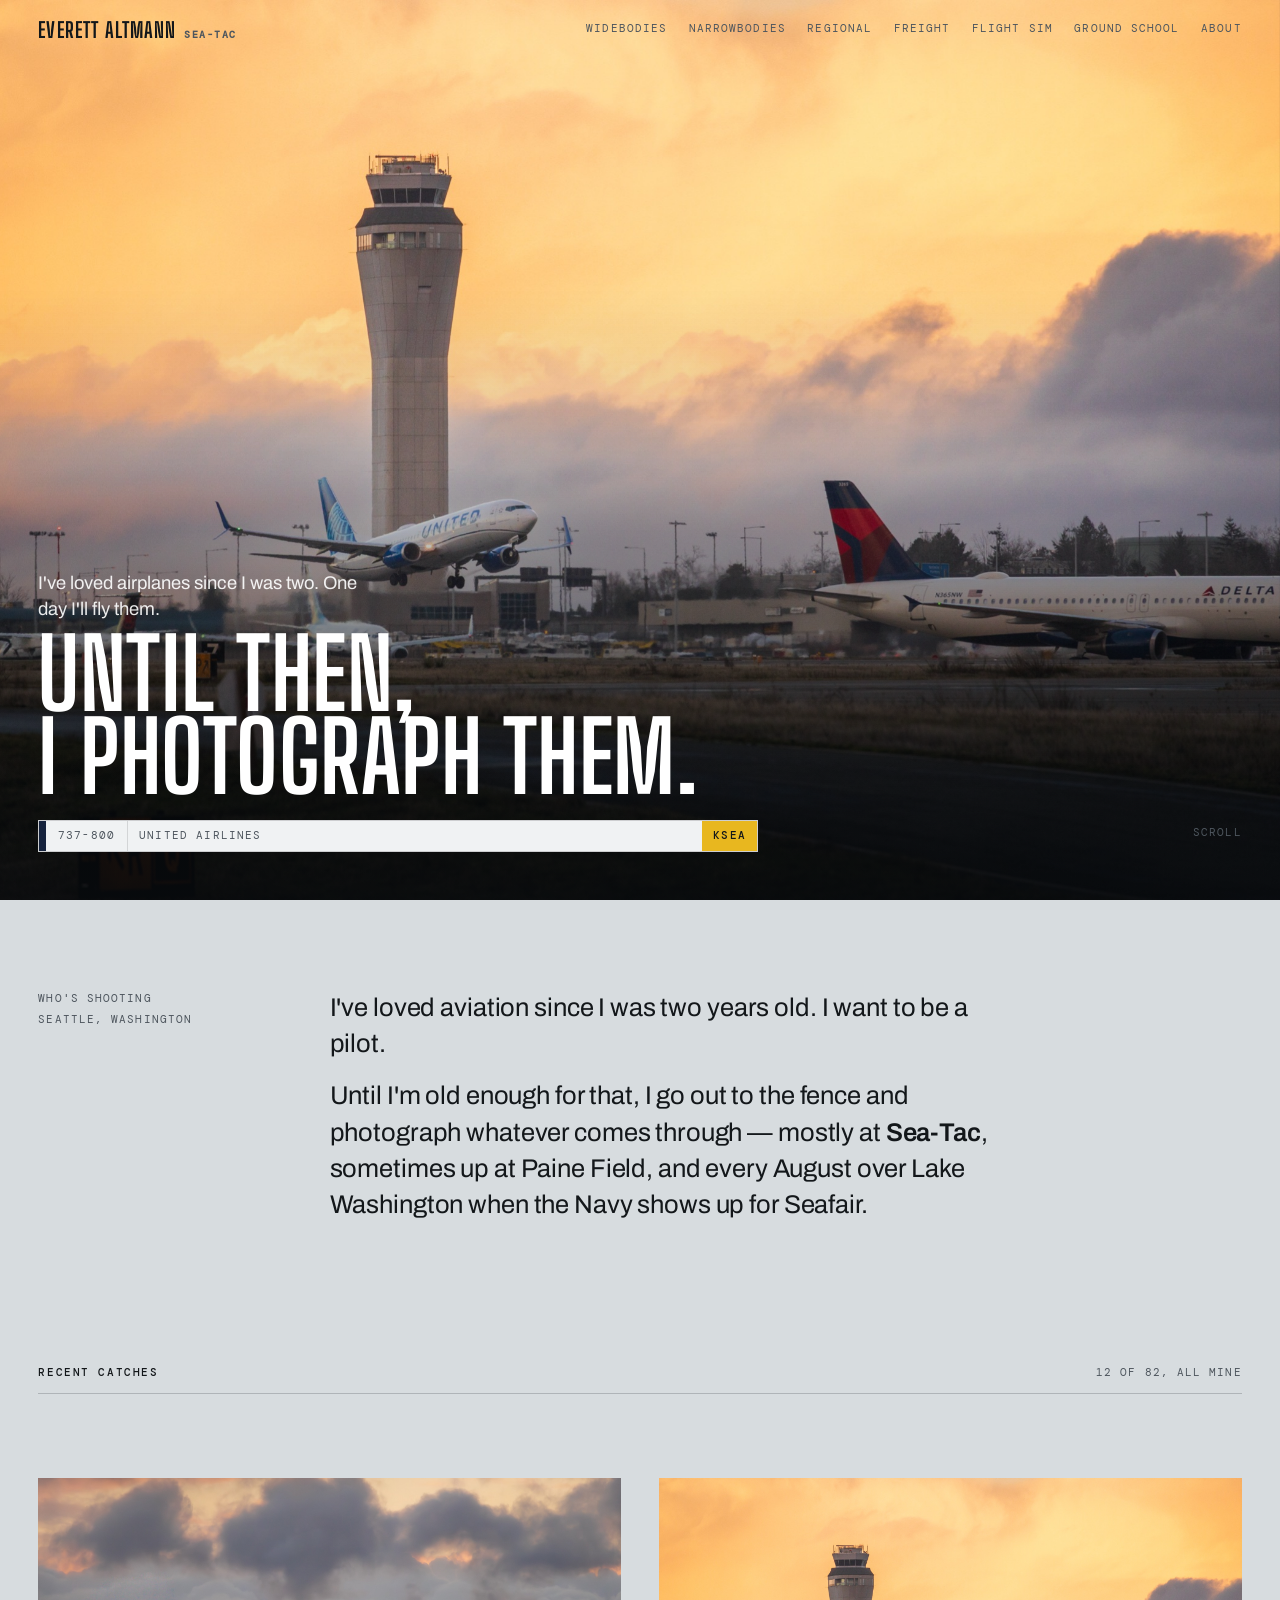
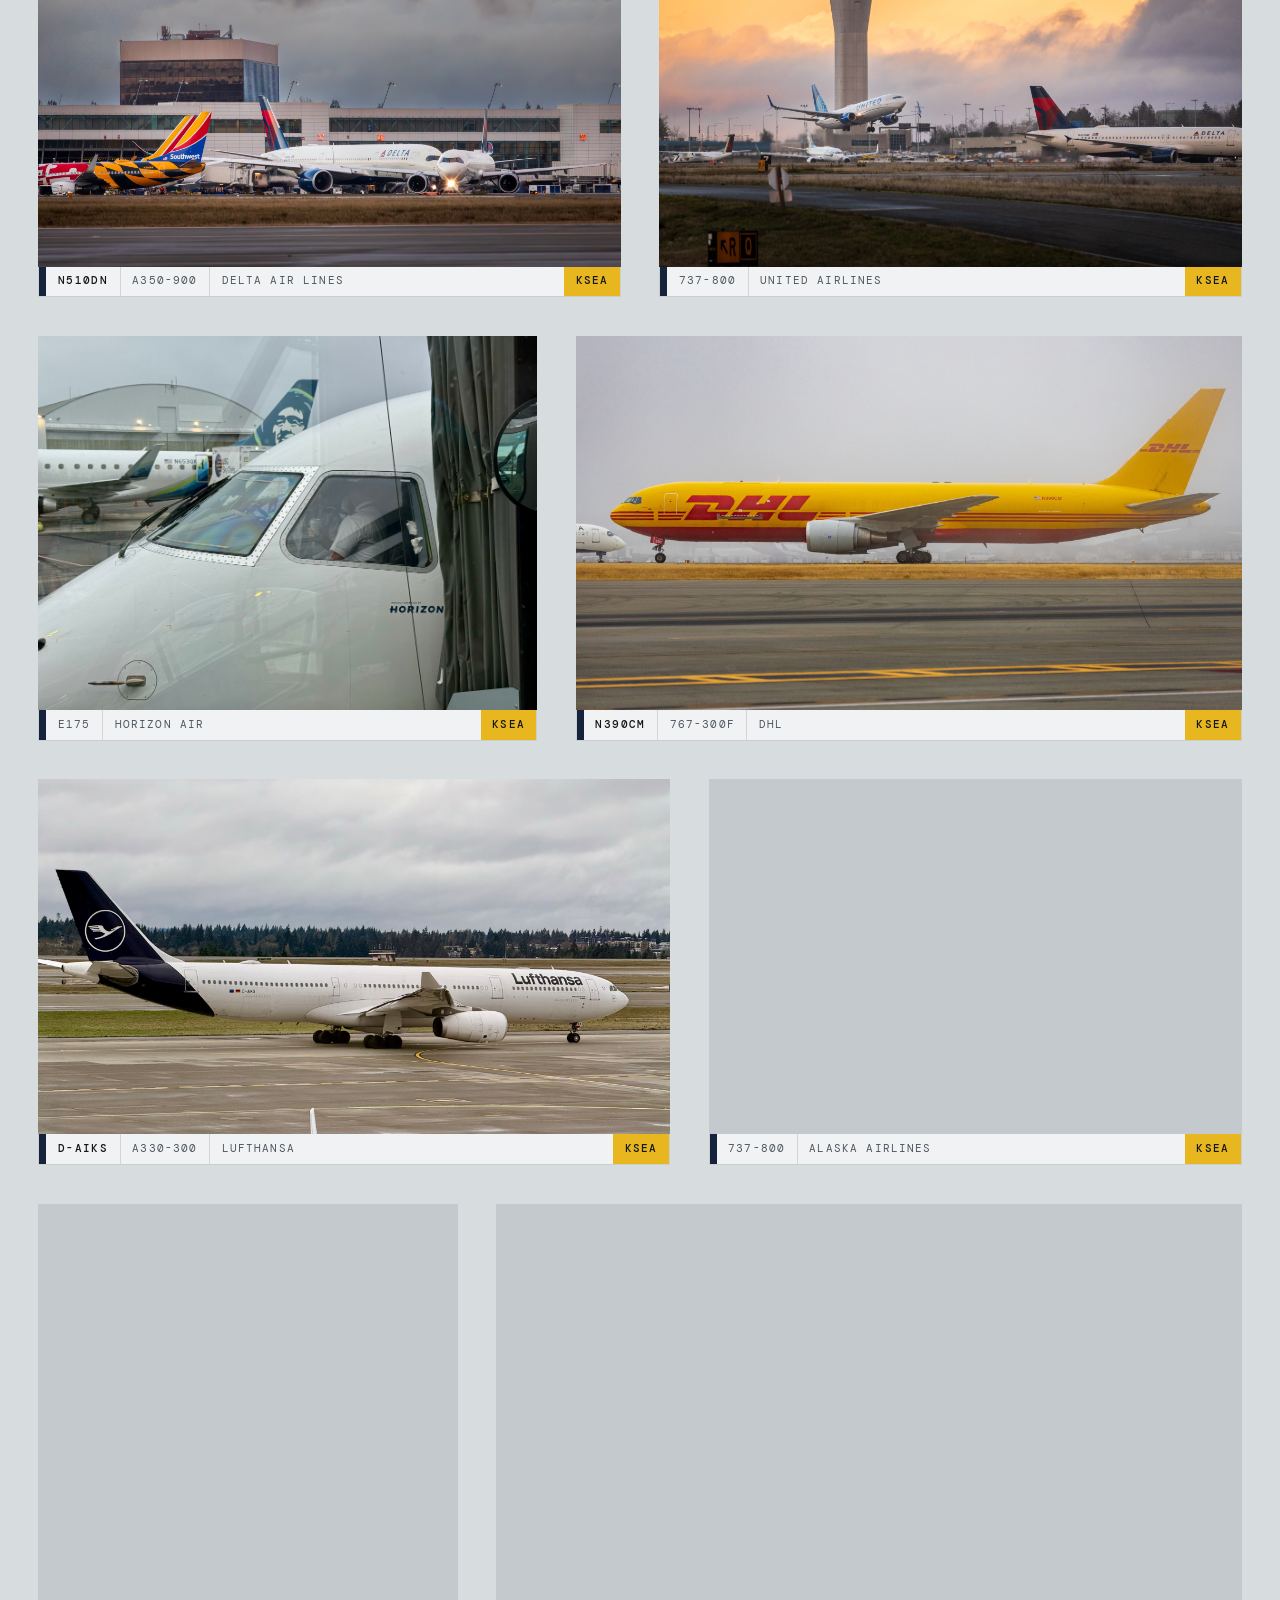
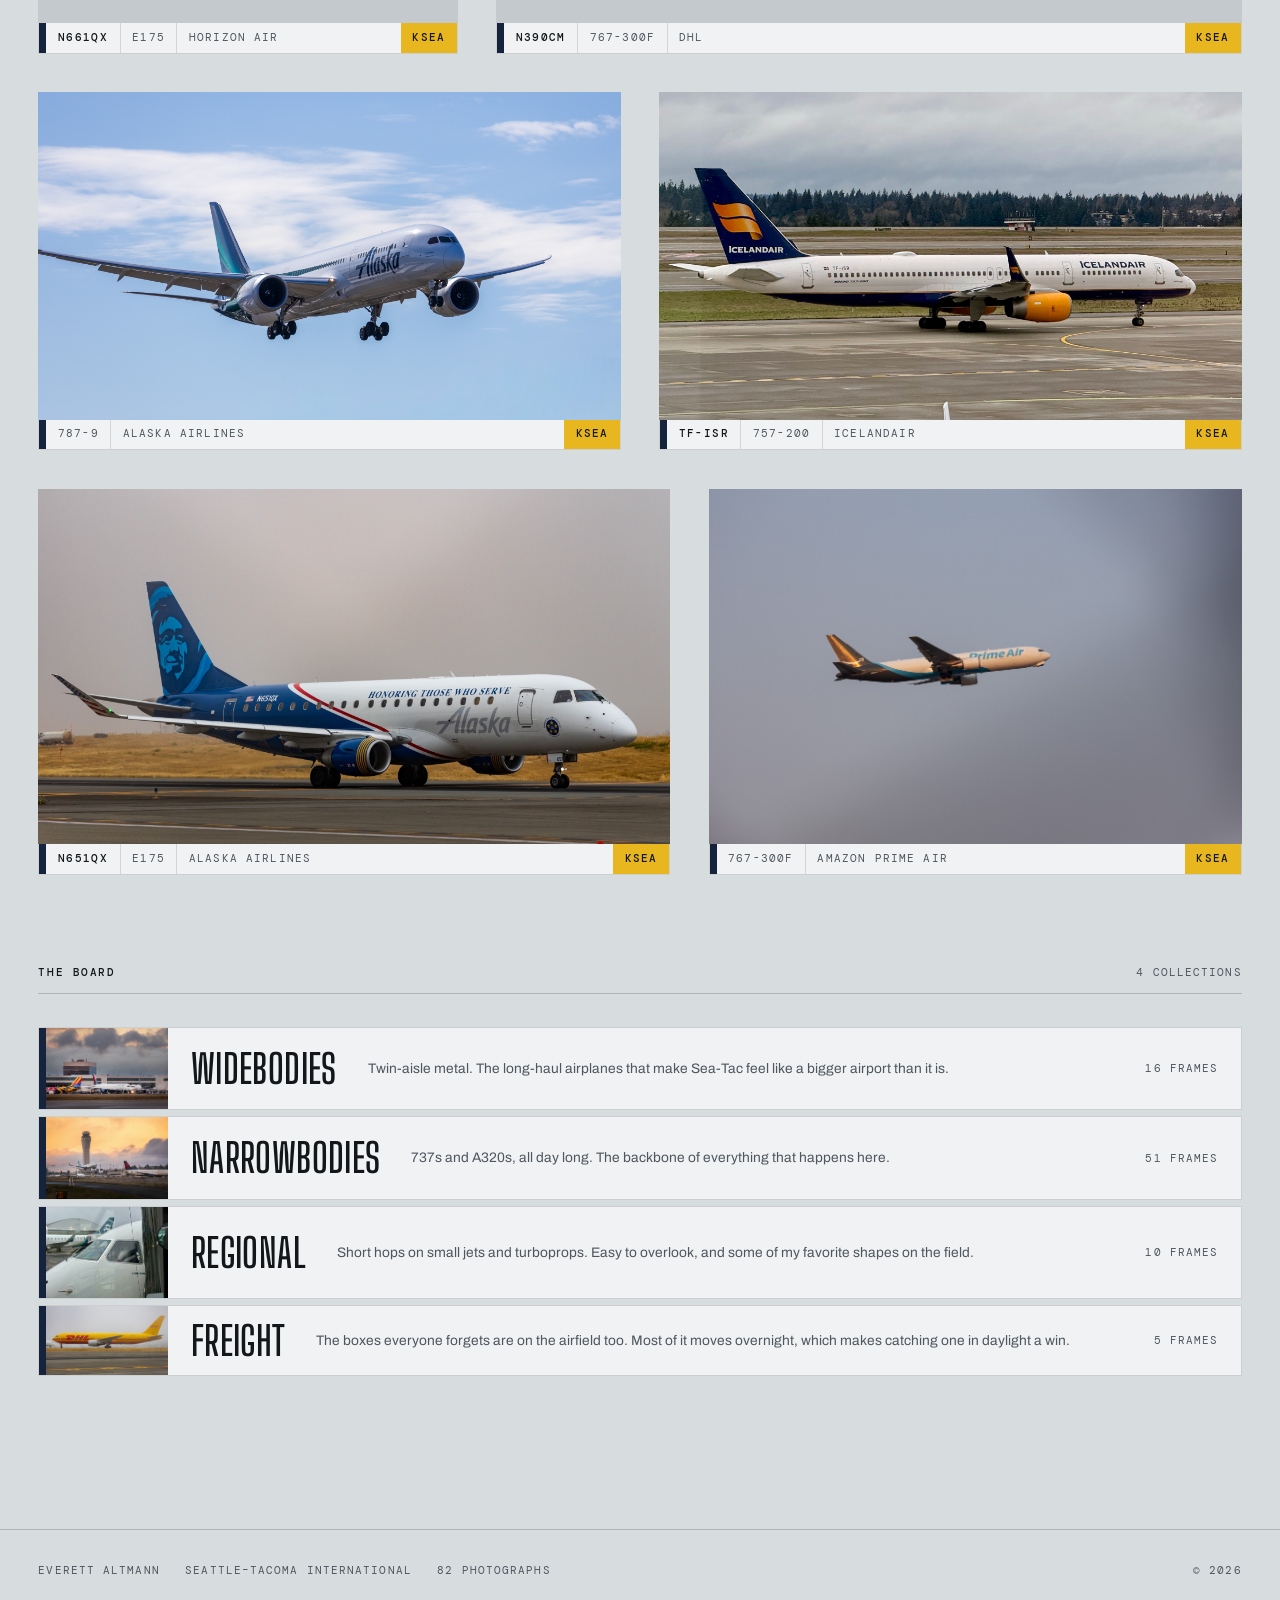
<file: index.html>
<!DOCTYPE html>
<html lang="en">
<head>
<meta charset="utf-8">
<meta name="viewport" content="width=device-width, initial-scale=1">
<title>Everett Altmann — Plane Spotting</title>
<meta name="description" content="Plane spotting photographs by Everett Altmann, shot at Seattle–Tacoma International and around the Pacific Northwest.">
<link rel="preconnect" href="https://fonts.googleapis.com">
<link rel="preconnect" href="https://fonts.gstatic.com" crossorigin>
<link href="https://fonts.googleapis.com/css2?family=Archivo:wght@400..700&family=Big+Shoulders+Display:wght@400..800&family=DM+Mono:wght@400;500&display=swap" rel="stylesheet">
<link rel="stylesheet" href="assets/site.css?v=2">
</head>
<body data-page="home">

<a class="skip" href="#main">Skip to the photographs</a>

<main id="main">

  <!-- The hero is one photograph and the strip that identifies it. -->
  <section class="hero">
    <img class="hero-img"
         src="images/narrowbodies/01 - 737-800 - United Airlines - KSEA.jpg"
         alt="A United Boeing 737-800 rotating off the runway at Seattle–Tacoma International at sunset, with the control tower behind it"
         width="2200" height="1468"
         fetchpriority="high" decoding="async">

    <div class="hero-body">
      <p class="hero-kicker">I've loved airplanes since I was two. One day I'll fly them.</p>
      <h1 class="hero-title">Until then,<br>I photograph them.</h1>
      <div class="strip">
        <span class="strip-tab"></span>
        <span class="strip-cell">737-800</span>
        <span class="strip-cell strip-op">United Airlines</span>
        <span class="strip-cell strip-field">KSEA</span>
      </div>
    </div>

    <p class="mono hero-scroll">Scroll</p>
  </section>

  <!-- Everett, in his own words. -->
  <section class="band wrap">
    <div class="statement">
      <div class="statement-aside">
        <span class="mono">Who's shooting</span>
        <span class="mono">Seattle, Washington</span>
      </div>
      <div>
        <p>I've loved aviation since I was two years old. I want to be a pilot.</p>
        <p>Until I'm old enough for that, I go out to the fence and photograph
          whatever comes through — mostly at <strong>Sea-Tac</strong>, sometimes
          up at Paine Field, and every August over Lake Washington when the Navy
          shows up for Seafair.</p>
      </div>
    </div>
  </section>

  <!-- Everett's own frames. -->
  <section class="band band--tight wrap">
    <div class="band-head">
      <h2 id="mine-heading">Recent catches</h2>
      <span class="mono" data-own-count></span>
    </div>
  </section>
  <div class="hang wrap" data-own aria-labelledby="mine-heading"></div>

  <!-- Collections, racked like strips in a bay. -->
  <section class="band wrap" aria-labelledby="bay-heading">
    <div class="band-head">
      <h2 id="bay-heading">The board</h2>
      <span class="mono" data-bay-count></span>
    </div>
    <div data-bay></div>
  </section>

</main>

<div data-footer></div>

<script src="assets/photos.js"></script>
<script src="assets/aircraft.js"></script>
<script src="assets/notes.js"></script>
<script src="assets/site.js"></script>
</body>
</html>
</file>
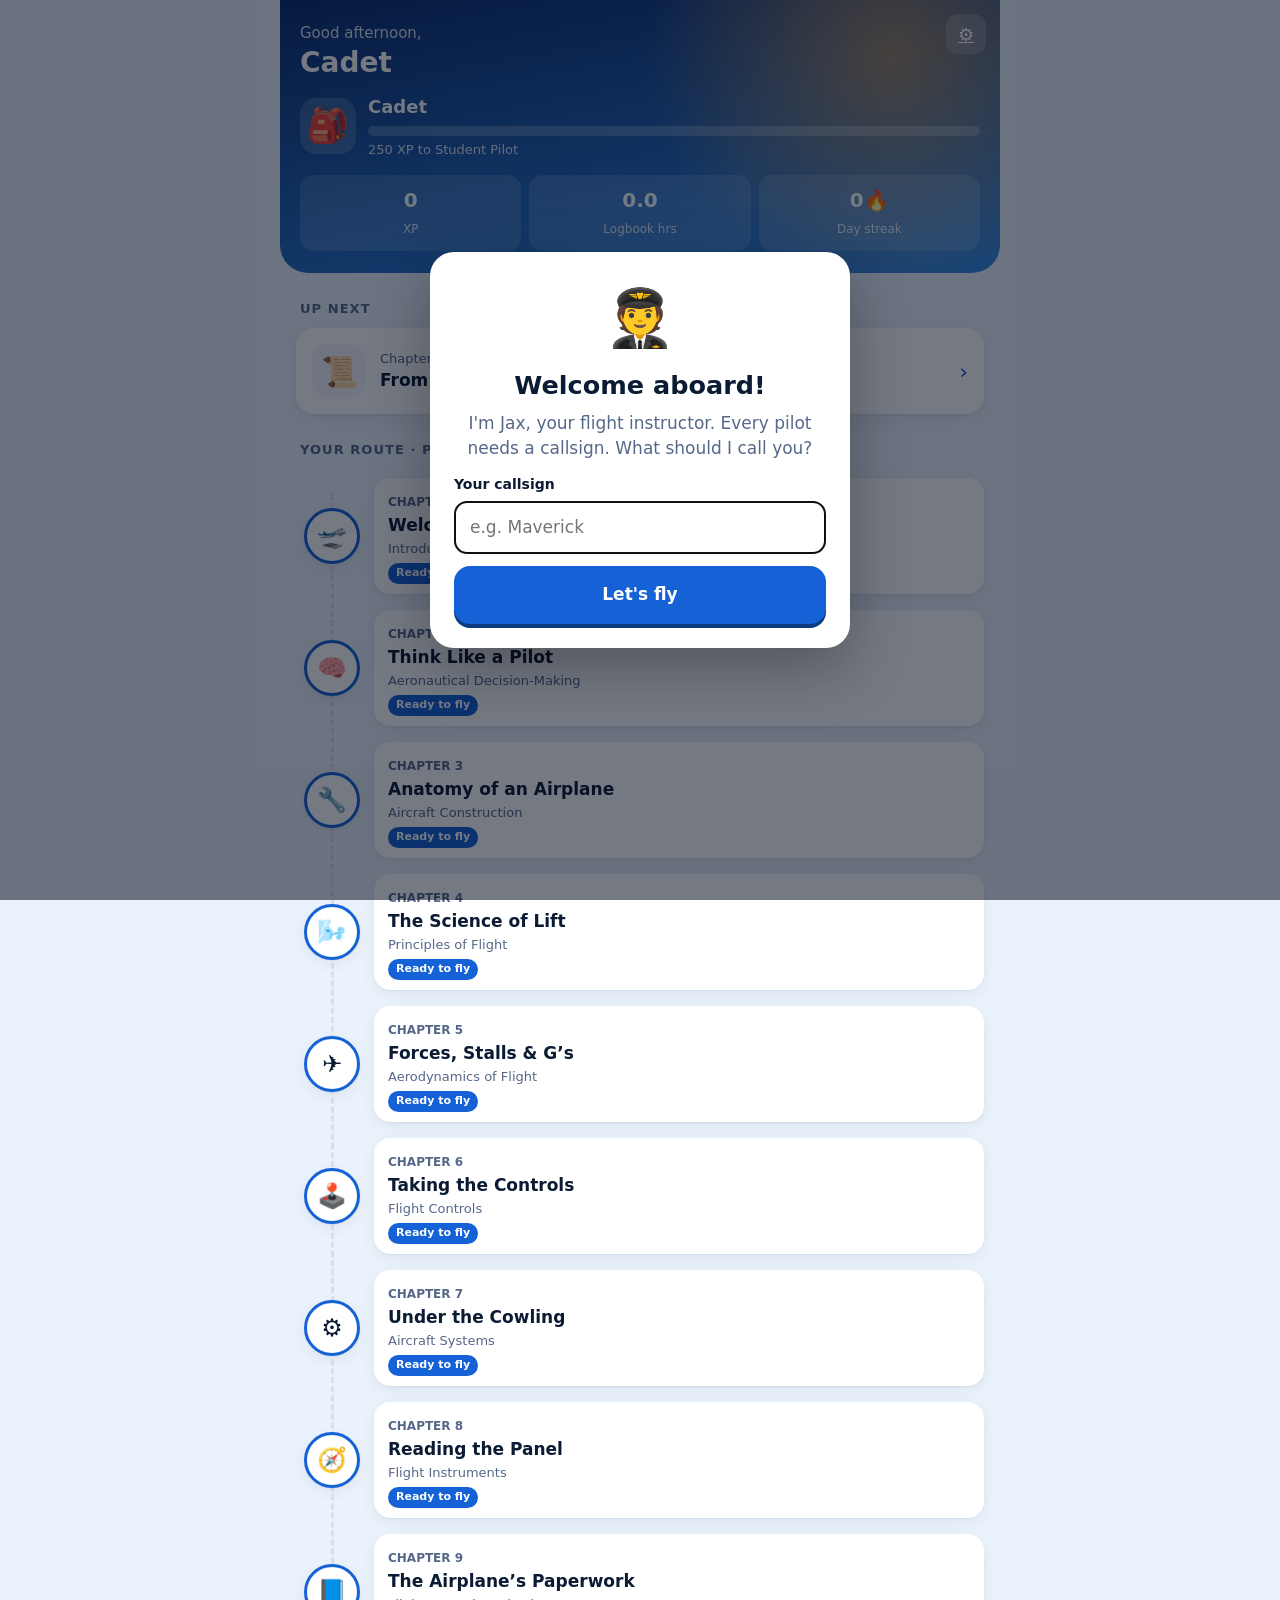
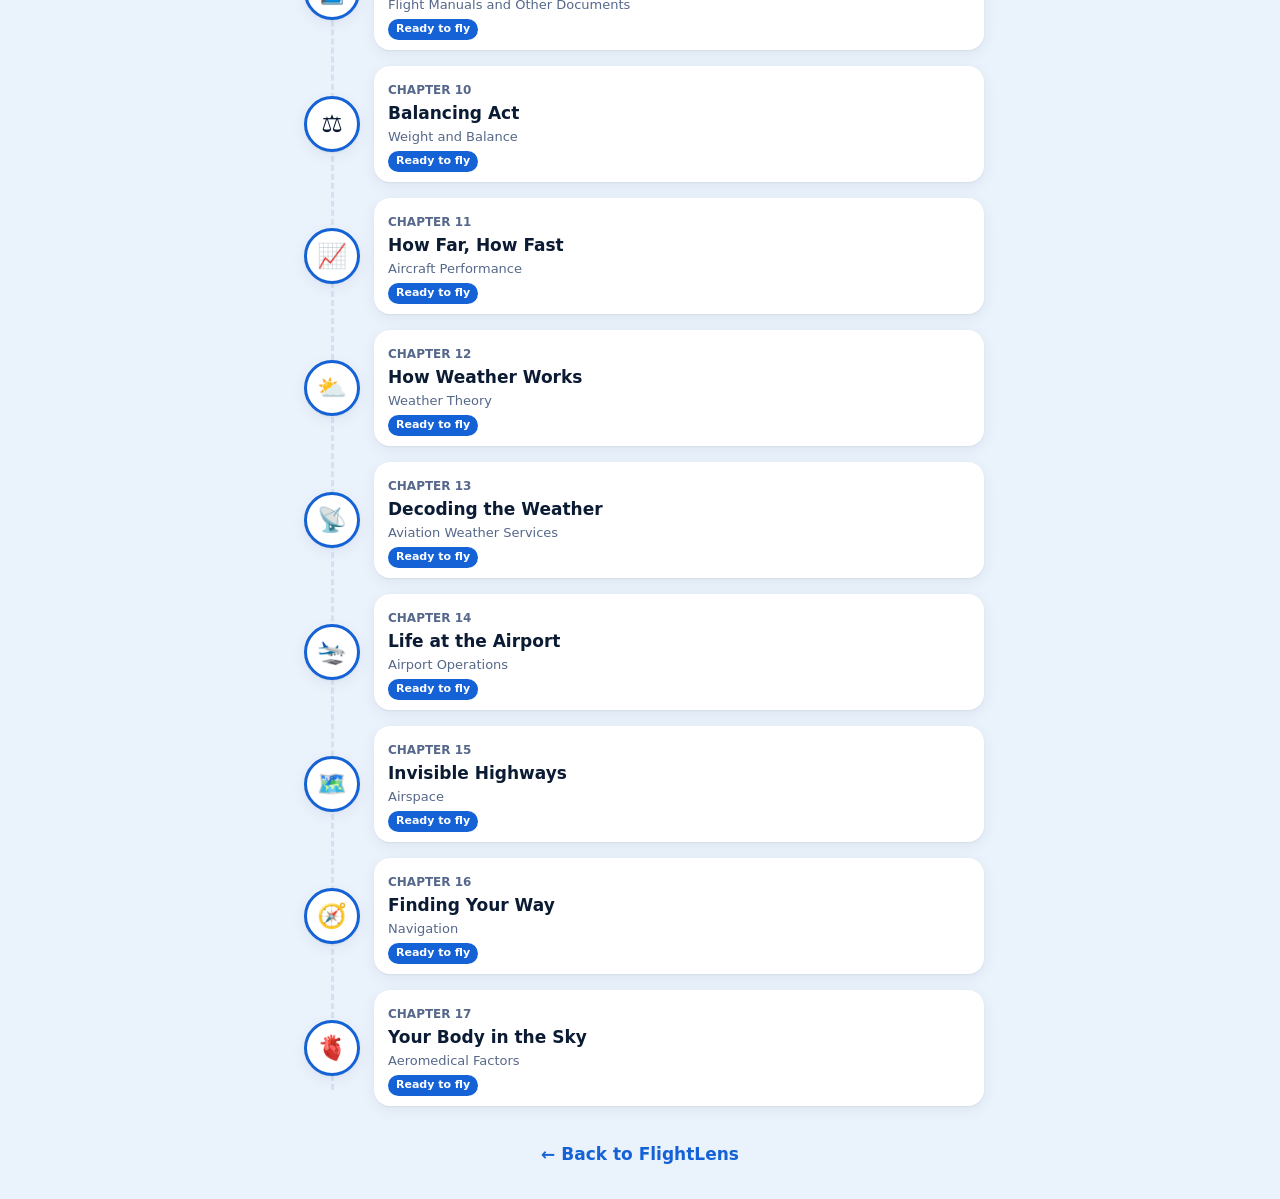
<file: groundschool/index.html>
<!doctype html>
<html lang="en">
<head>
  <meta charset="utf-8">
  <meta name="viewport" content="width=device-width, initial-scale=1, viewport-fit=cover">
  <title>Sky Cadet</title>
  <meta name="description" content="Pilot ground school, made fun. Follows the FAA Pilot's Handbook of Aeronautical Knowledge.">
  <meta name="theme-color" content="#0b2d6e">
  <meta name="apple-mobile-web-app-capable" content="yes">
  <meta name="mobile-web-app-capable" content="yes">
  <meta name="apple-mobile-web-app-status-bar-style" content="black-translucent">
  <meta name="apple-mobile-web-app-title" content="Sky Cadet">
  <link rel="manifest" href="manifest.webmanifest">
  <link rel="icon" href="icons/icon.svg" type="image/svg+xml">
  <link rel="apple-touch-icon" href="icons/icon-180.png">
  <link rel="stylesheet" href="css/app.css">
</head>
<body>
  <div id="app" aria-live="polite"></div>
  <div id="toast" role="status"></div>
  <script src="js/draw.js"></script>
  <script src="chapters/index.js"></script>
  <script src="js/trim-game.js"></script>
  <script src="js/sort-game.js"></script>
  <script src="js/app.js"></script>
</body>
</html>
</file>
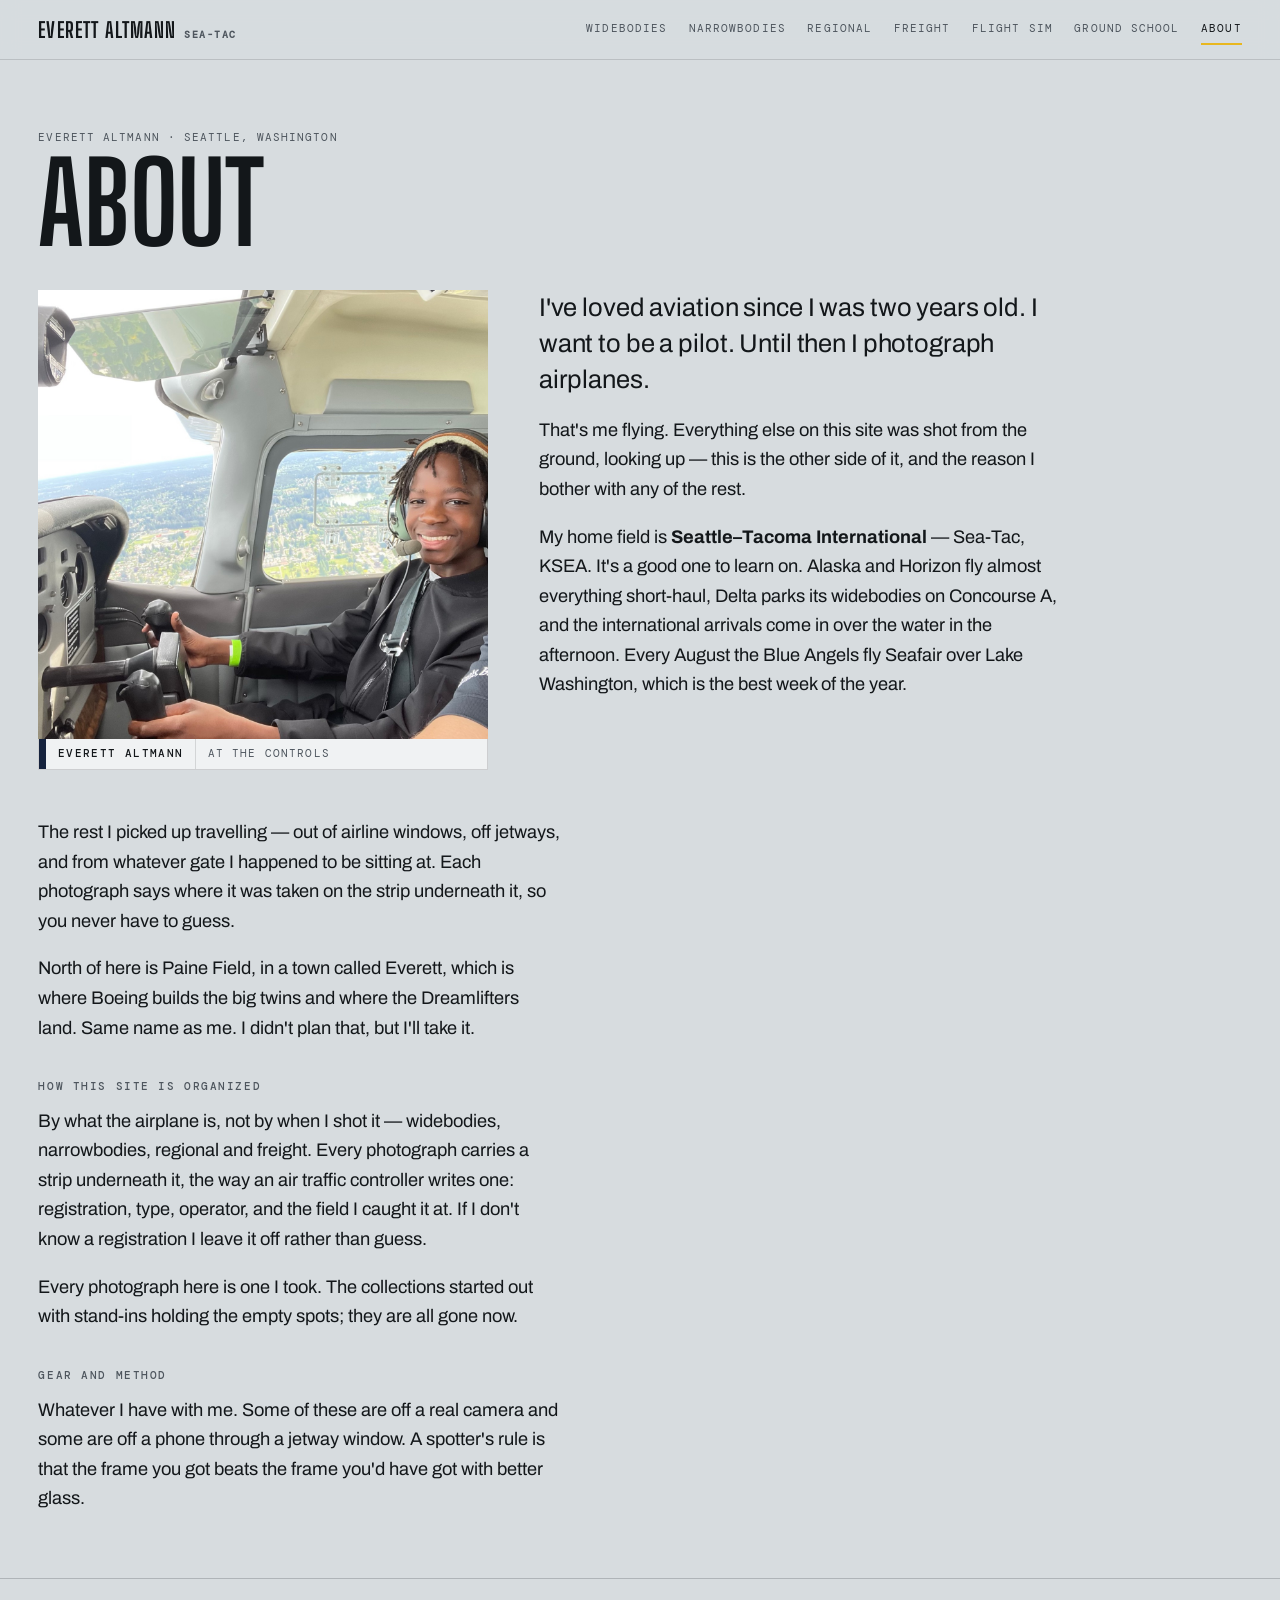
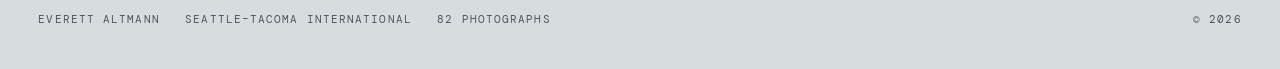
<file: about.html>
<!DOCTYPE html>
<html lang="en">
<head>
<meta charset="utf-8">
<meta name="viewport" content="width=device-width, initial-scale=1">
<title>About — Everett Altmann</title>
<meta name="description" content="Everett Altmann photographs airplanes at Seattle–Tacoma International. He has loved aviation since he was two, and plans to fly for a living.">
<link rel="preconnect" href="https://fonts.googleapis.com">
<link rel="preconnect" href="https://fonts.gstatic.com" crossorigin>
<link href="https://fonts.googleapis.com/css2?family=Archivo:wght@400..700&family=Big+Shoulders+Display:wght@400..800&family=DM+Mono:wght@400;500&display=swap" rel="stylesheet">
<link rel="stylesheet" href="assets/site.css?v=2">
</head>
<body data-page="about">

<a class="skip" href="#main">Skip to the text</a>

<main id="main" class="page wrap">

  <span class="mono">Everett Altmann · Seattle, Washington</span>
  <h1 class="page-title">About</h1>

  <!-- The one photograph on this site that isn't of an airplane from outside. -->
  <div class="about-top">
    <figure class="about-shot">
      <img src="images/about/everett-flying.jpg"
           alt="Everett at the controls of a light aircraft, headset on, one hand on the yoke, with green suburbs and a lake through the window behind him"
           width="1400" height="1400" decoding="async">
      <div class="strip">
        <span class="strip-tab"></span>
        <span class="strip-cell strip-reg">Everett Altmann</span>
        <span class="strip-cell strip-op">At the controls</span>
      </div>
    </figure>

    <div class="prose about-lead">
      <p class="lead">I've loved aviation since I was two years old. I want to be
        a pilot. Until then I photograph airplanes.</p>

      <p>That's me flying. Everything else on this site was shot from the ground,
        looking up — this is the other side of it, and the reason I bother with
        any of the rest.</p>

      <p>My home field is <strong>Seattle–Tacoma International</strong> — Sea-Tac,
        KSEA. It's a good one to learn on. Alaska and Horizon fly almost everything
        short-haul, Delta parks its widebodies on Concourse A, and the
        international arrivals come in over the water in the afternoon. Every
        August the Blue Angels fly Seafair over Lake Washington, which is the best
        week of the year.</p>
    </div>
  </div>

  <div class="prose">
    <p>The rest I picked up travelling — out of airline windows, off jetways, and
      from whatever gate I happened to be sitting at. Each photograph says where
      it was taken on the strip underneath it, so you never have to guess.</p>

    <p>North of here is Paine Field, in a town called Everett, which is where
      Boeing builds the big twins and where the Dreamlifters land. Same name as
      me. I didn't plan that, but I'll take it.</p>

    <h2>How this site is organized</h2>

    <p>By what the airplane is, not by when I shot it — widebodies, narrowbodies,
      regional and freight. Every photograph carries a strip
      underneath it, the way an air traffic controller writes one: registration,
      type, operator, and the field I caught it at. If I don't know a
      registration I leave it off rather than guess.</p>

    <p>Every photograph here is one I took. The collections started out with
      stand-ins holding the empty spots; they are all gone now.</p>

    <h2>Gear and method</h2>

    <p>Whatever I have with me. Some of these are off a real camera and some are
      off a phone through a jetway window. A spotter's rule is that the frame
      you got beats the frame you'd have got with better glass.</p>
  </div>

</main>

<div data-footer></div>

<script src="assets/photos.js"></script>
<script src="assets/aircraft.js"></script>
<script src="assets/notes.js"></script>
<script src="assets/site.js"></script>
</body>
</html>
</file>
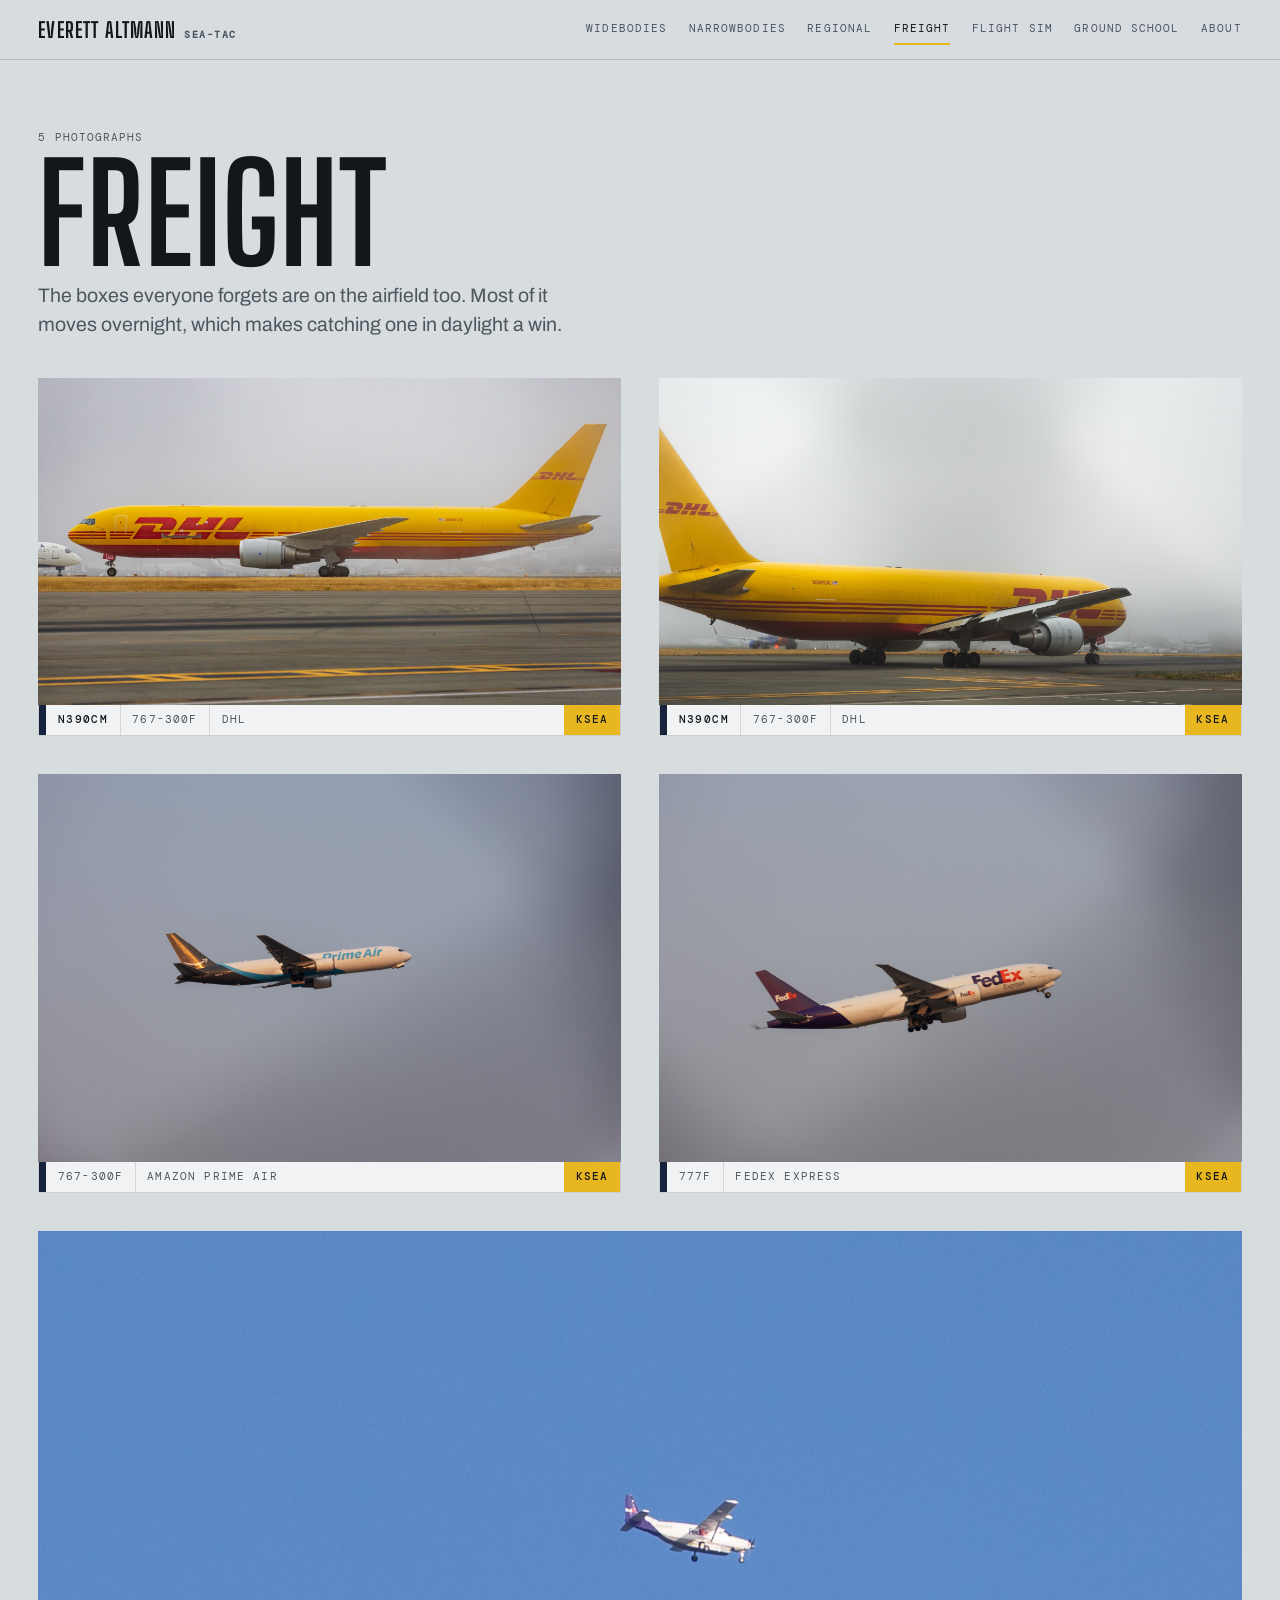
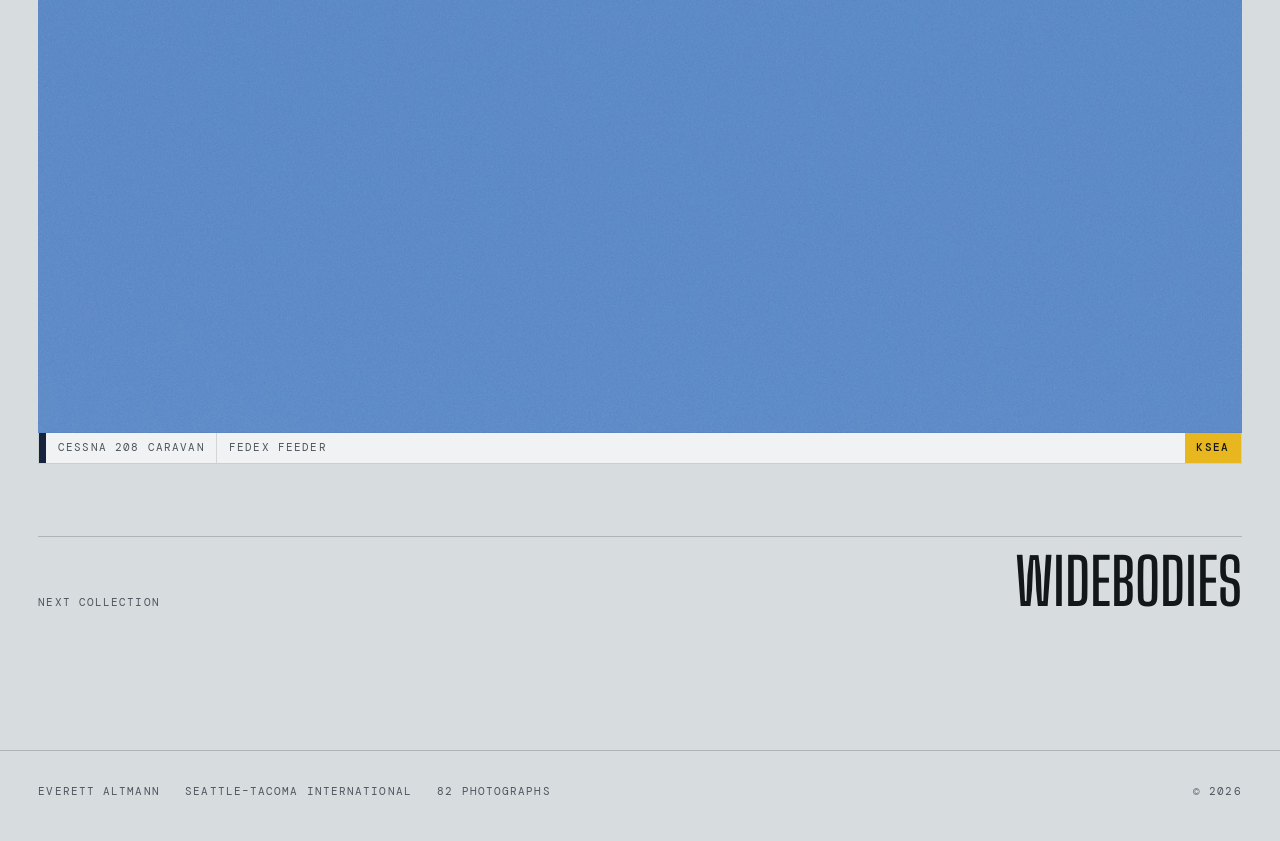
<file: cargo.html>
<!DOCTYPE html>
<html lang="en">
<head>
<meta charset="utf-8">
<meta name="viewport" content="width=device-width, initial-scale=1">
<title>Freight — Everett Altmann</title>
<meta name="description" content="Freight aircraft photographed by Everett Altmann at Seattle–Tacoma International and beyond.">
<link rel="preconnect" href="https://fonts.googleapis.com">
<link rel="preconnect" href="https://fonts.gstatic.com" crossorigin>
<link href="https://fonts.googleapis.com/css2?family=Archivo:wght@400..700&family=Big+Shoulders+Display:wght@400..800&family=DM+Mono:wght@400;500&display=swap" rel="stylesheet">
<link rel="stylesheet" href="assets/site.css?v=2">
</head>
<body data-page="cargo">

<a class="skip" href="#main">Skip to the photographs</a>

<main id="main">

  <header class="room wrap">
    <span class="mono" data-count></span>
    <h1 class="room-title" data-room-title>Freight</h1>
    <p class="room-blurb" data-blurb></p>
  </header>

  <div class="hang wrap" data-gallery="cargo"></div>

  <section class="onward wrap" data-onward></section>

</main>

<div data-footer></div>

<script src="assets/photos.js"></script>
<script src="assets/aircraft.js"></script>
<script src="assets/notes.js"></script>
<script src="assets/site.js"></script>
</body>
</html>
</file>
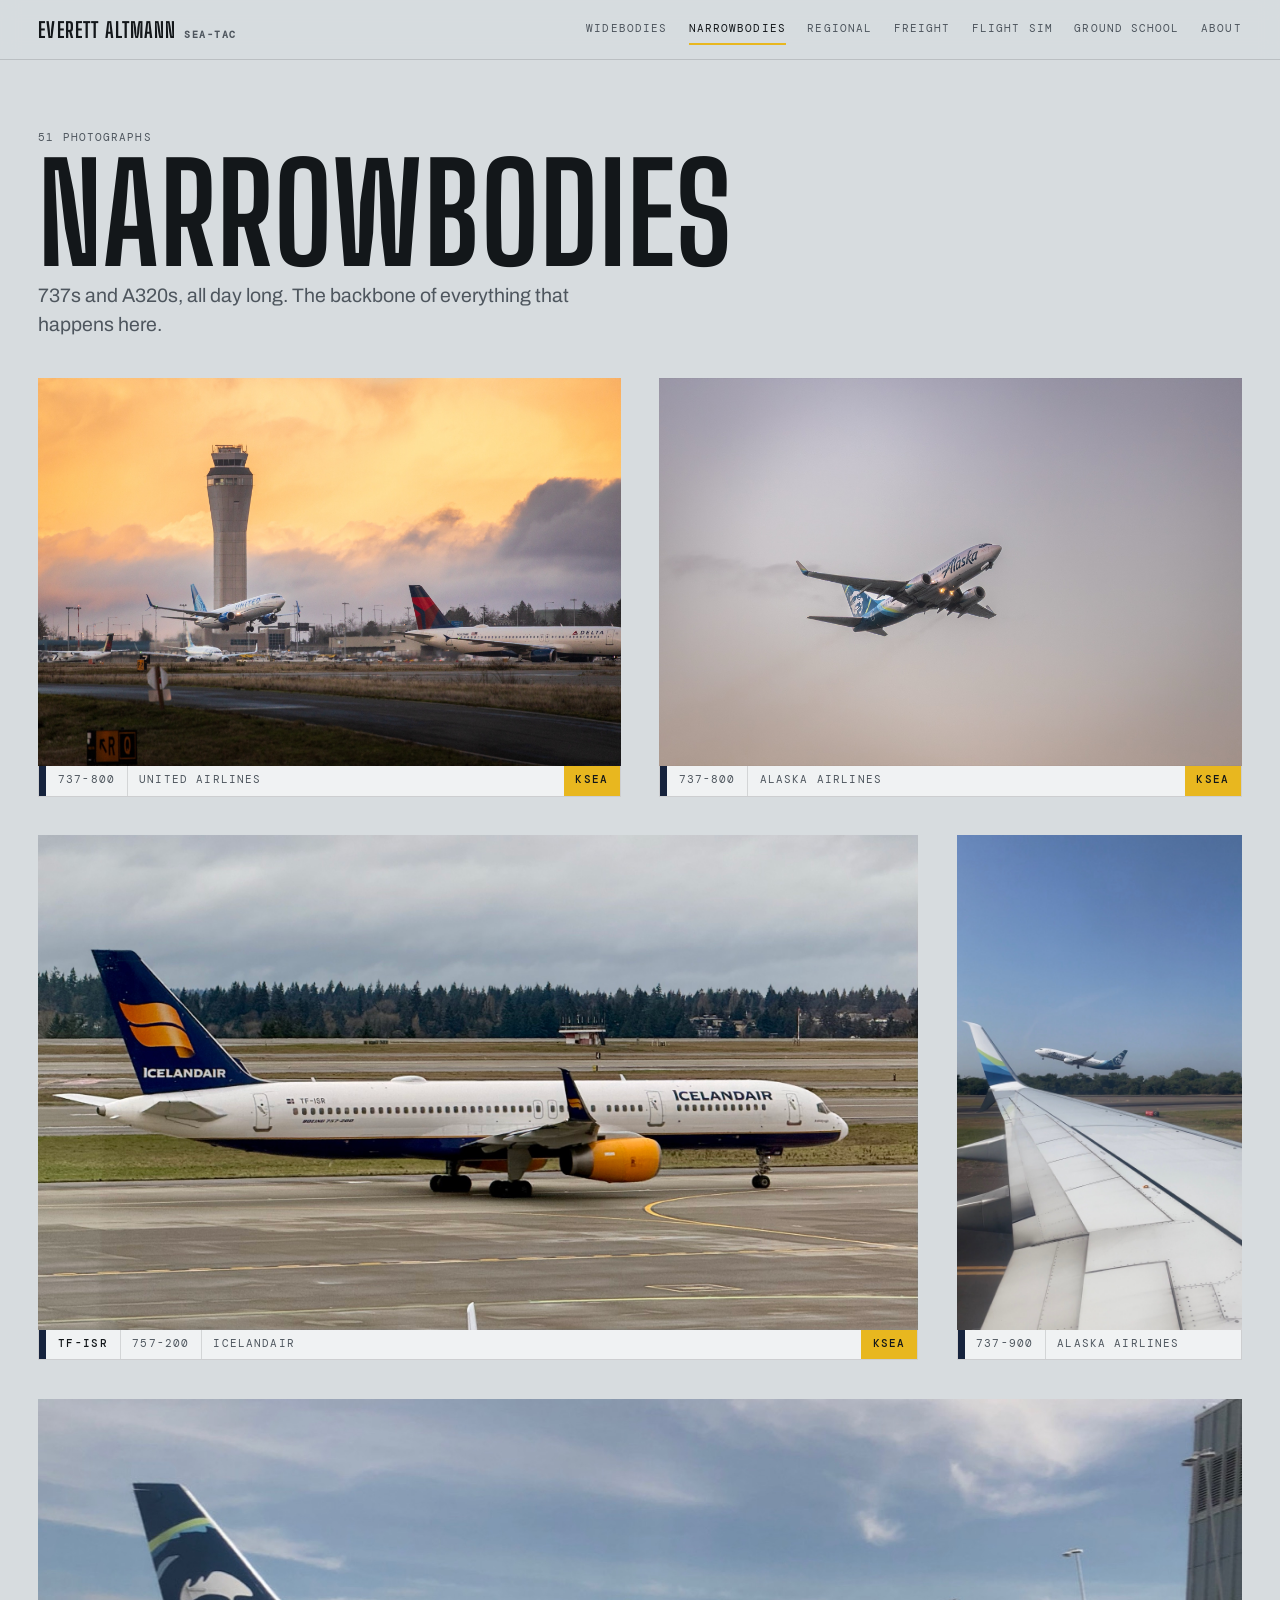
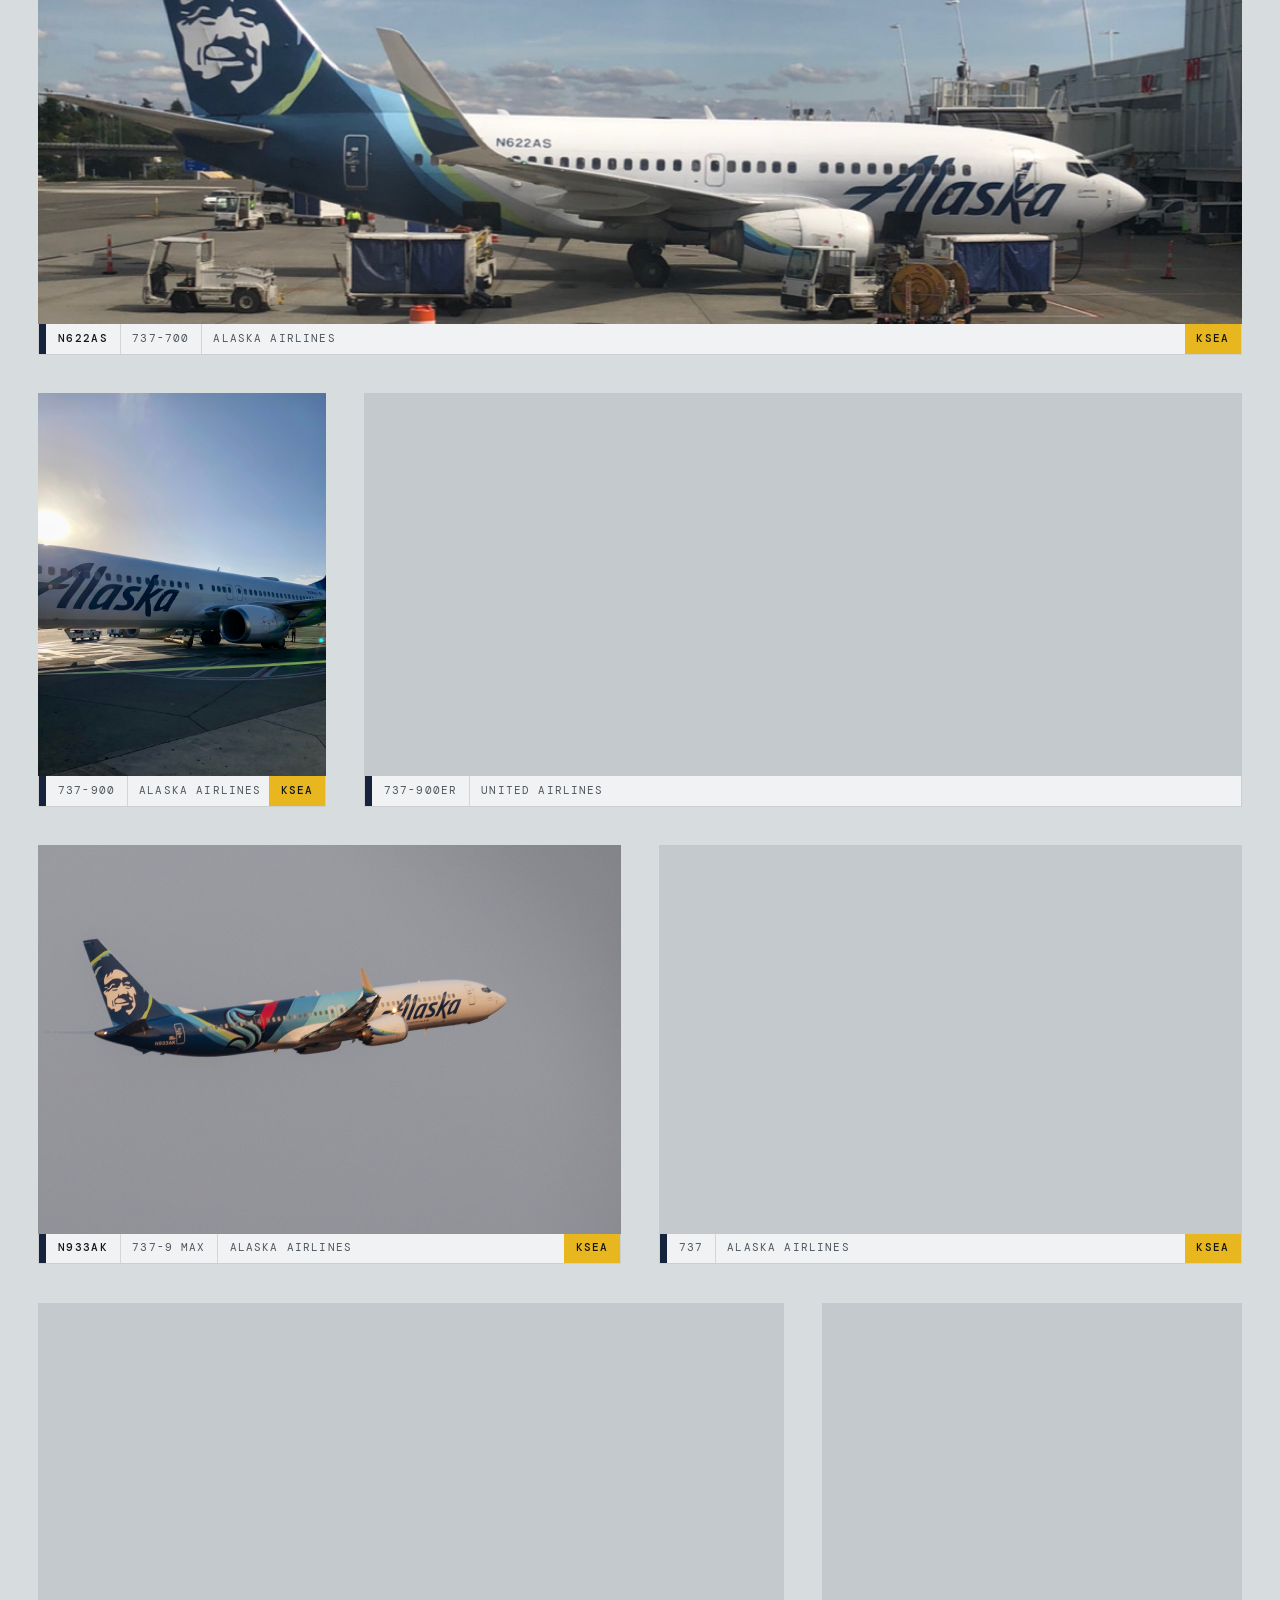
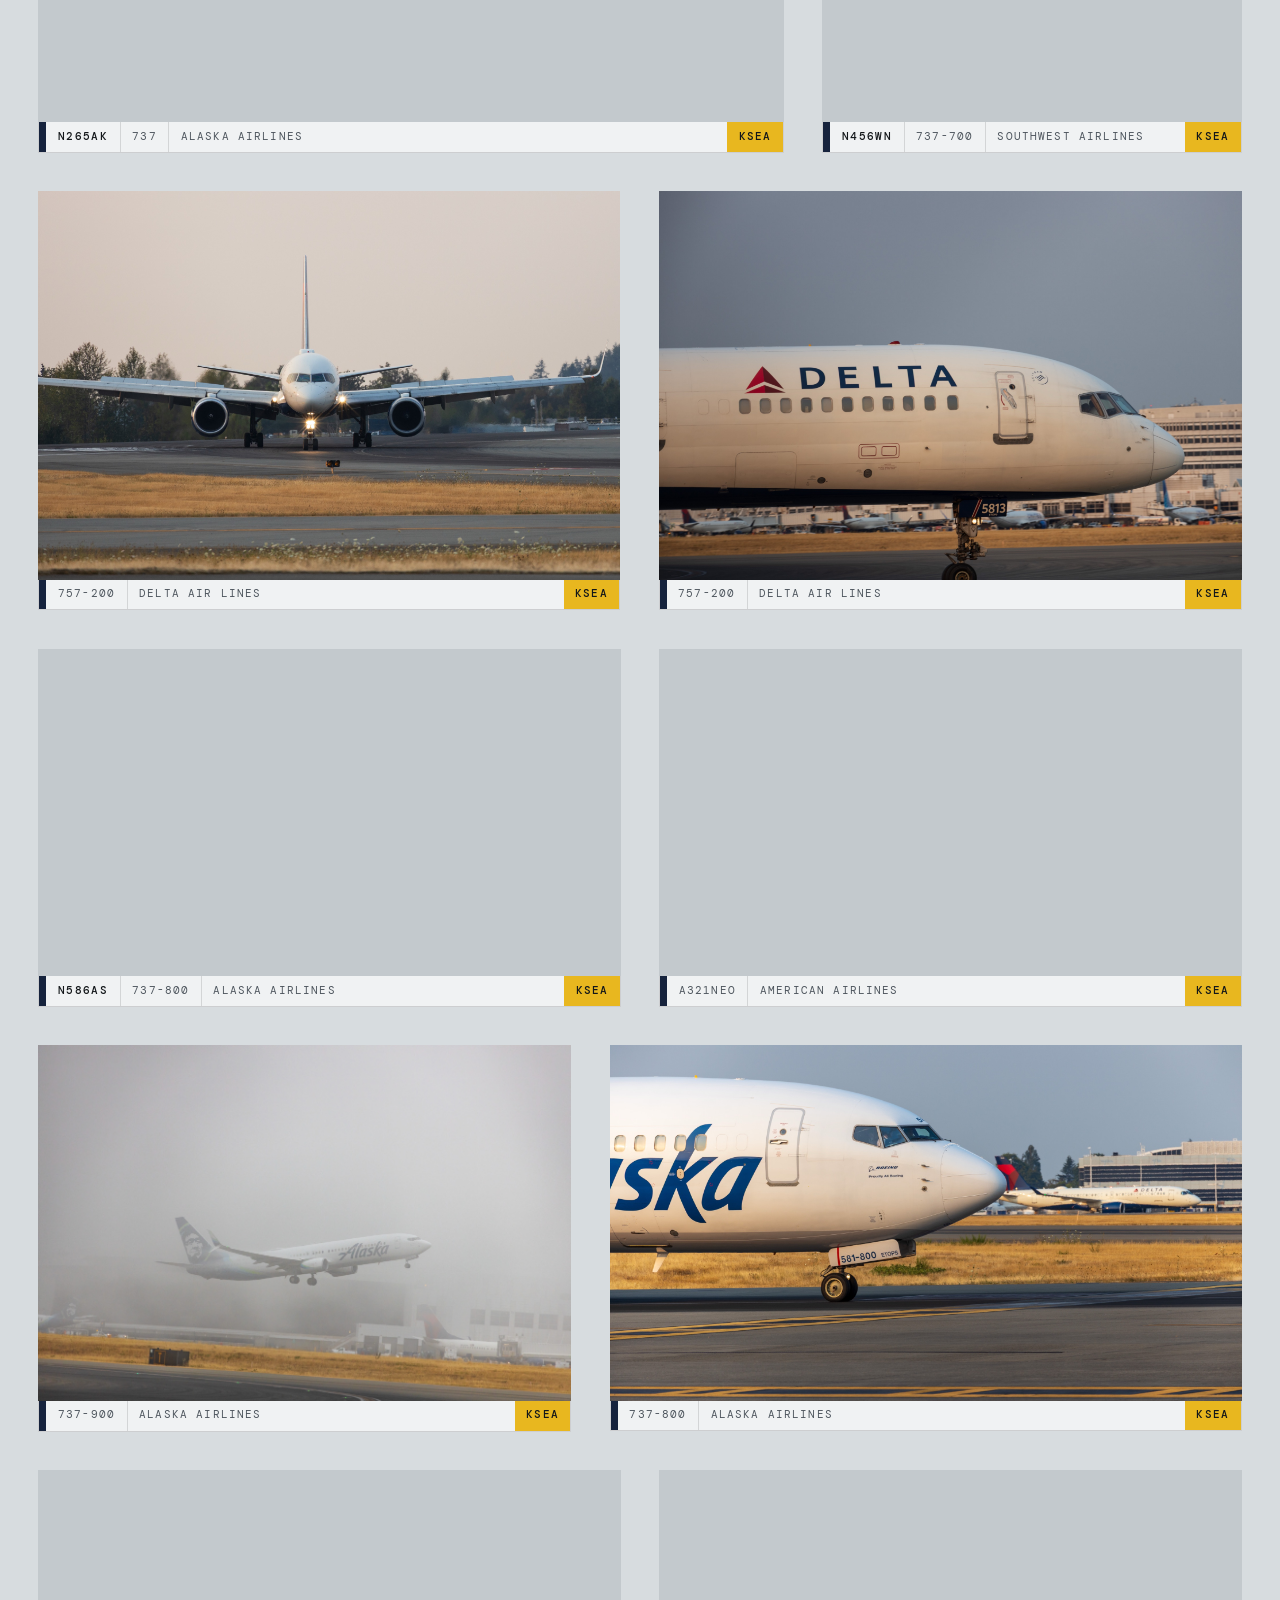
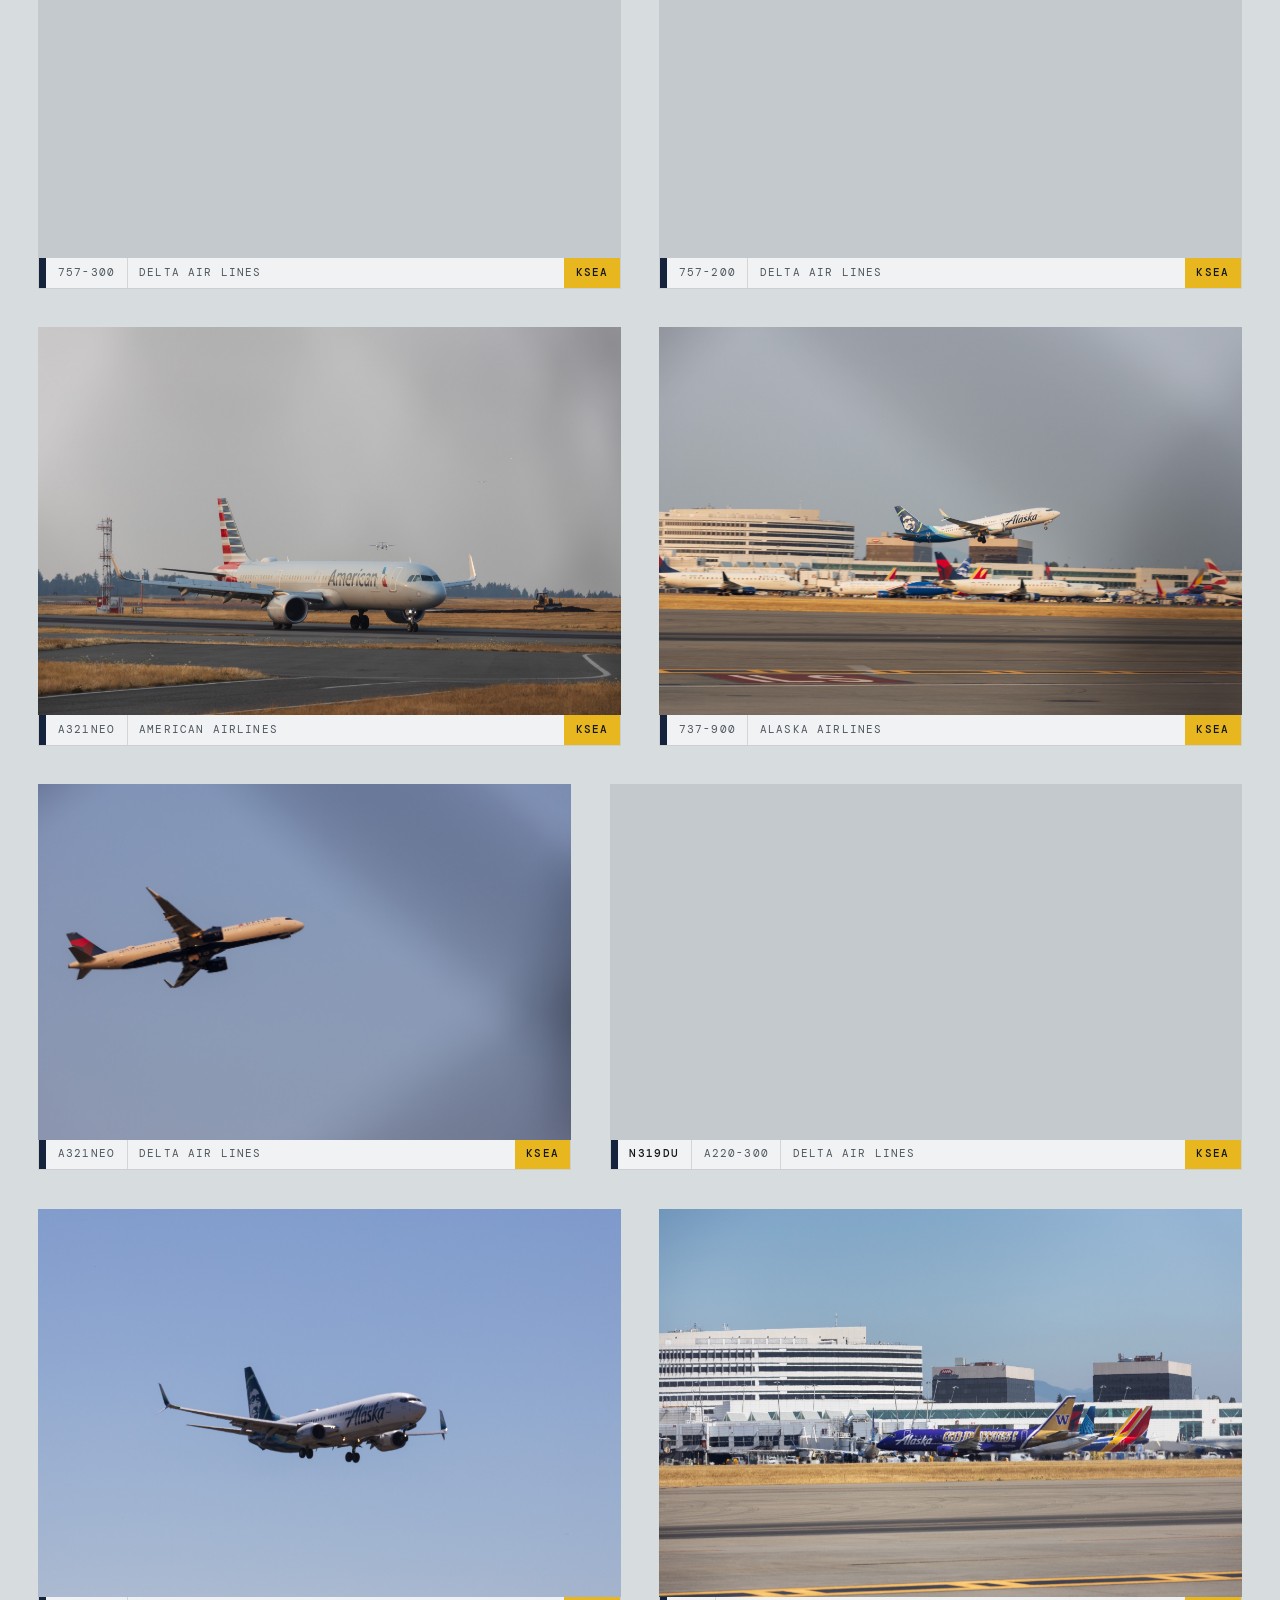
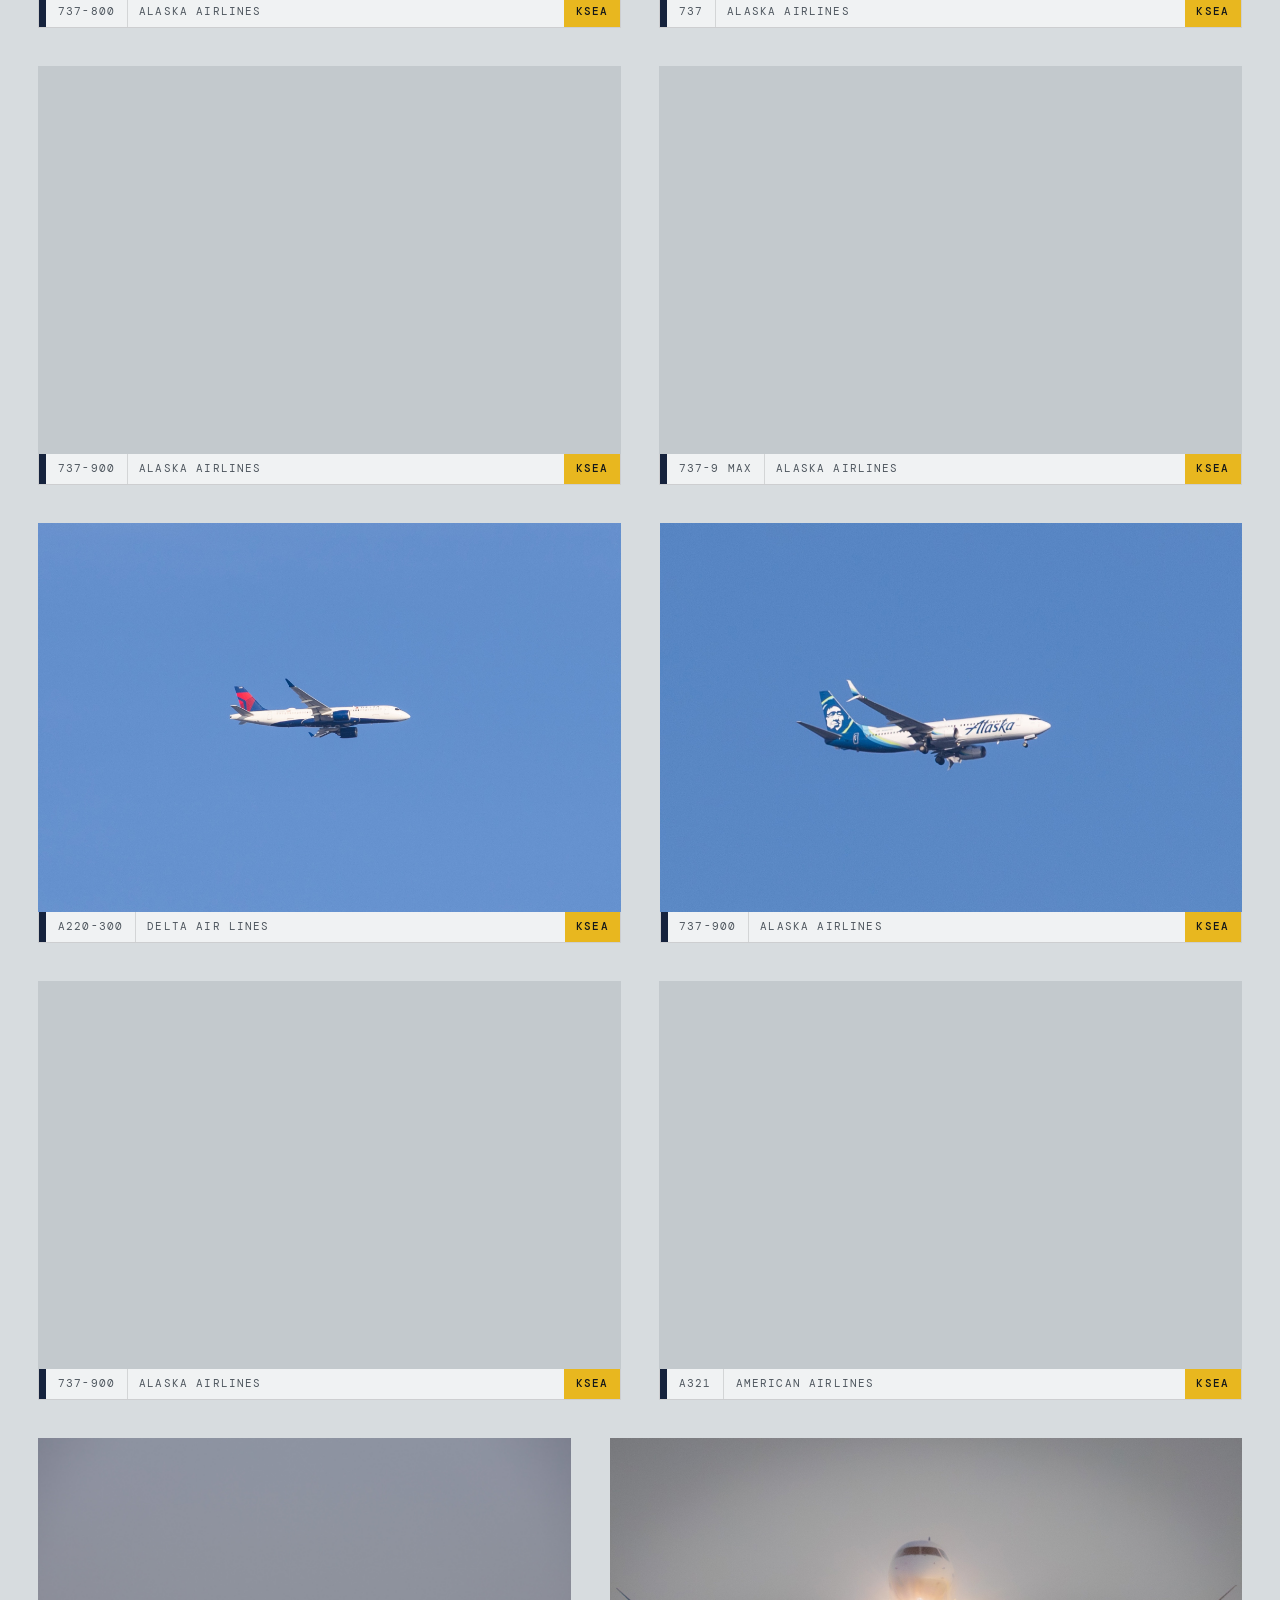
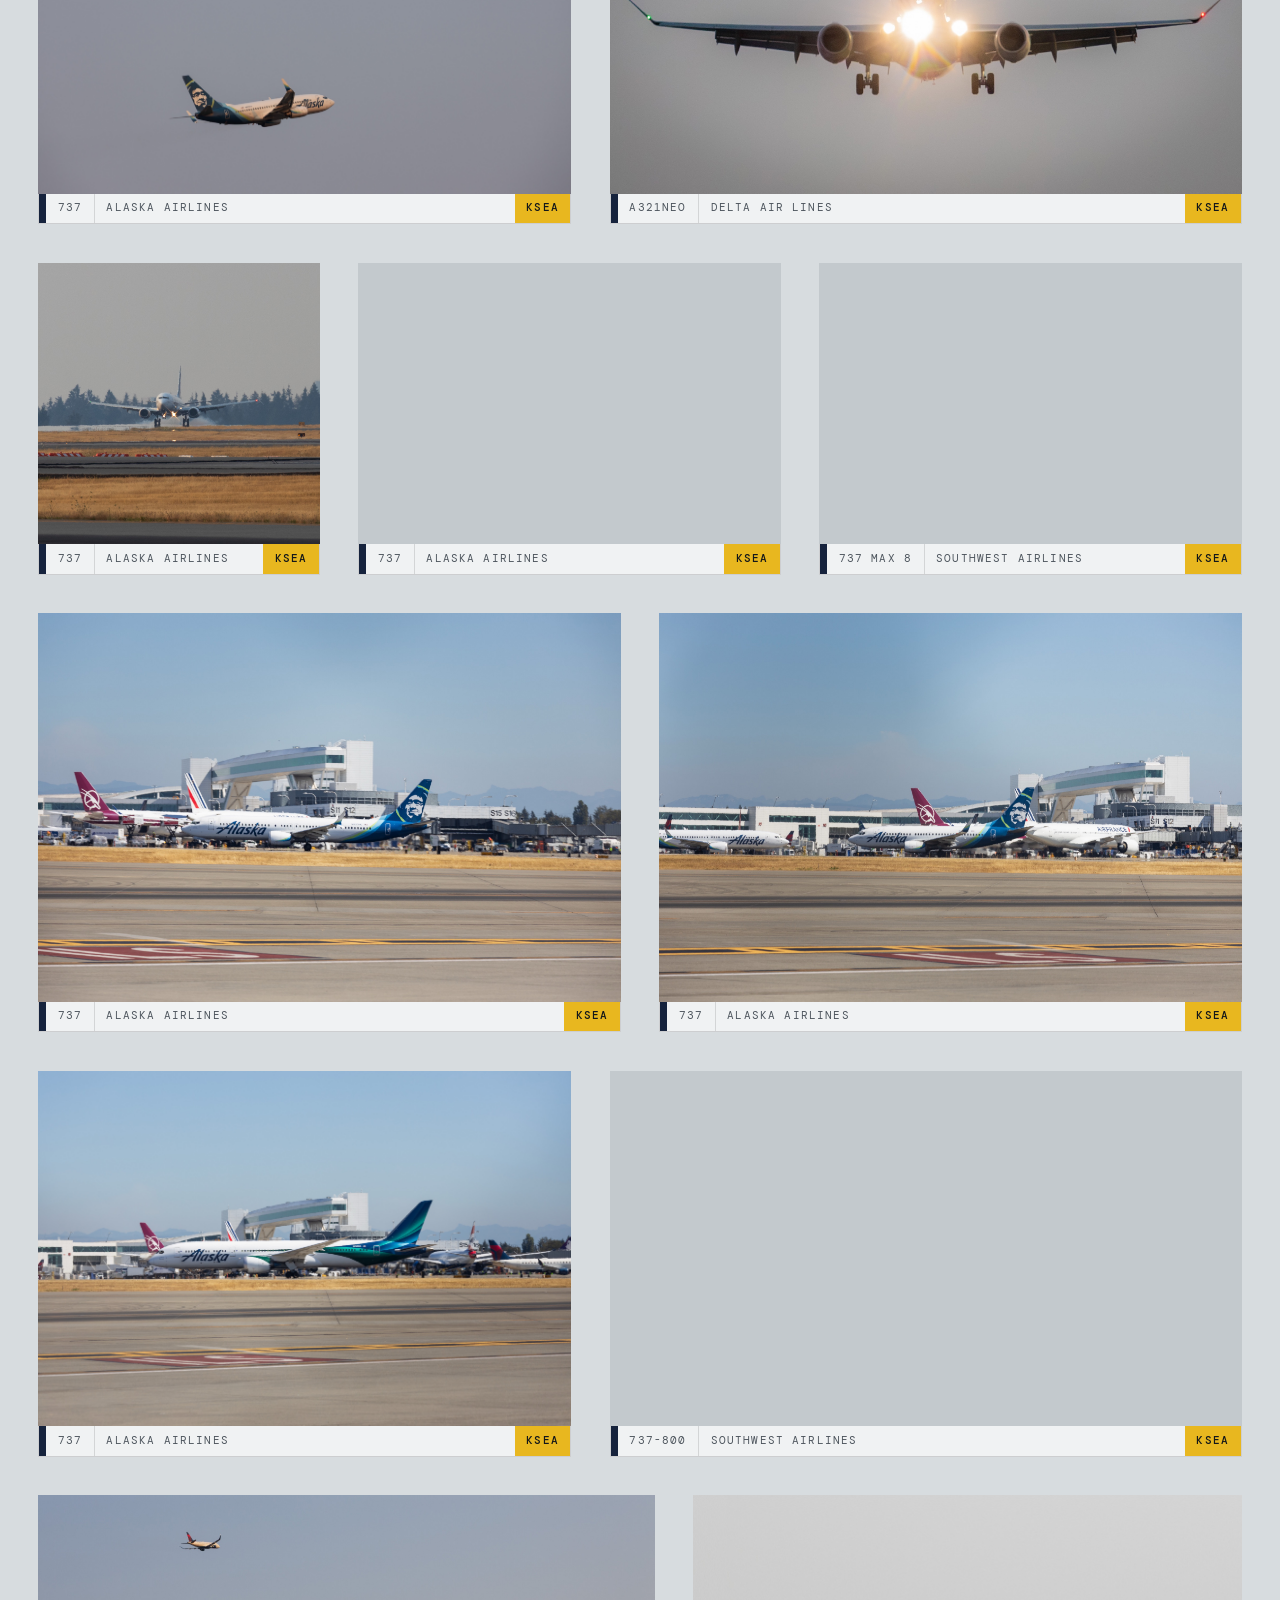
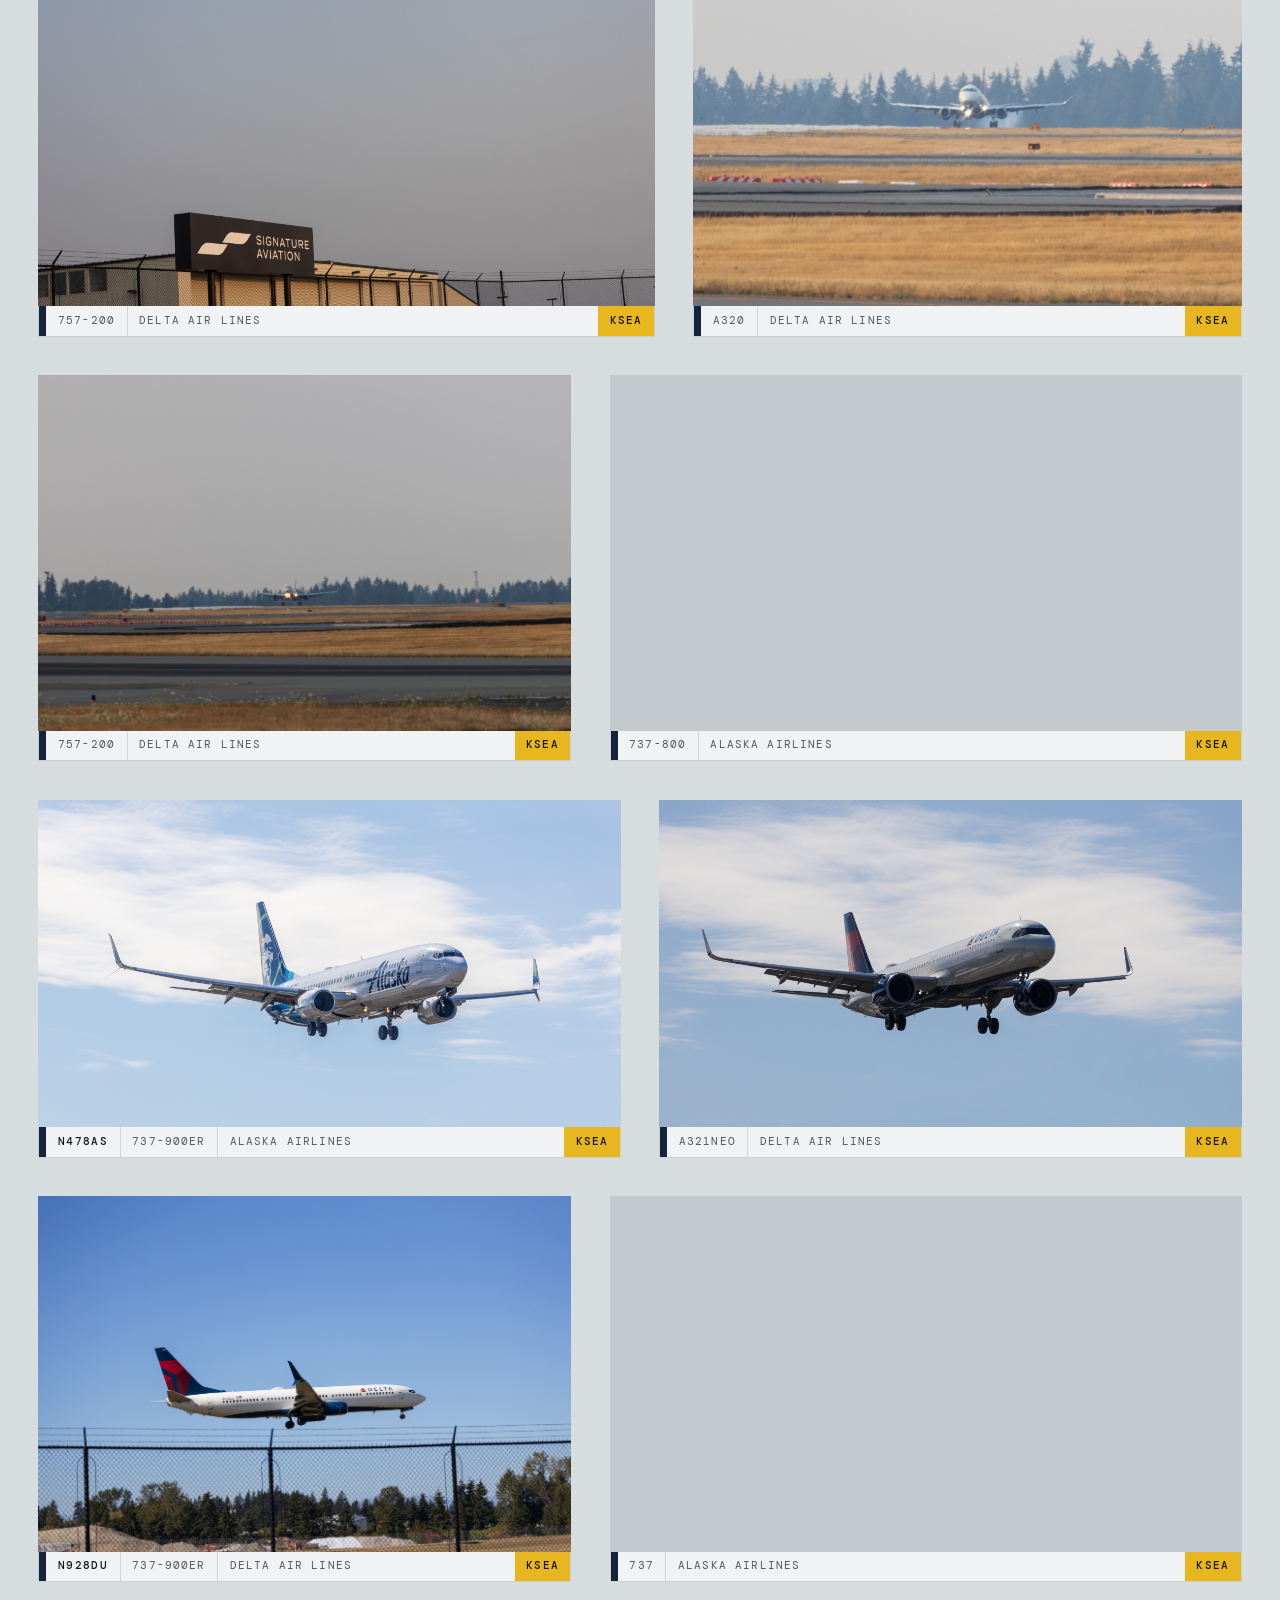
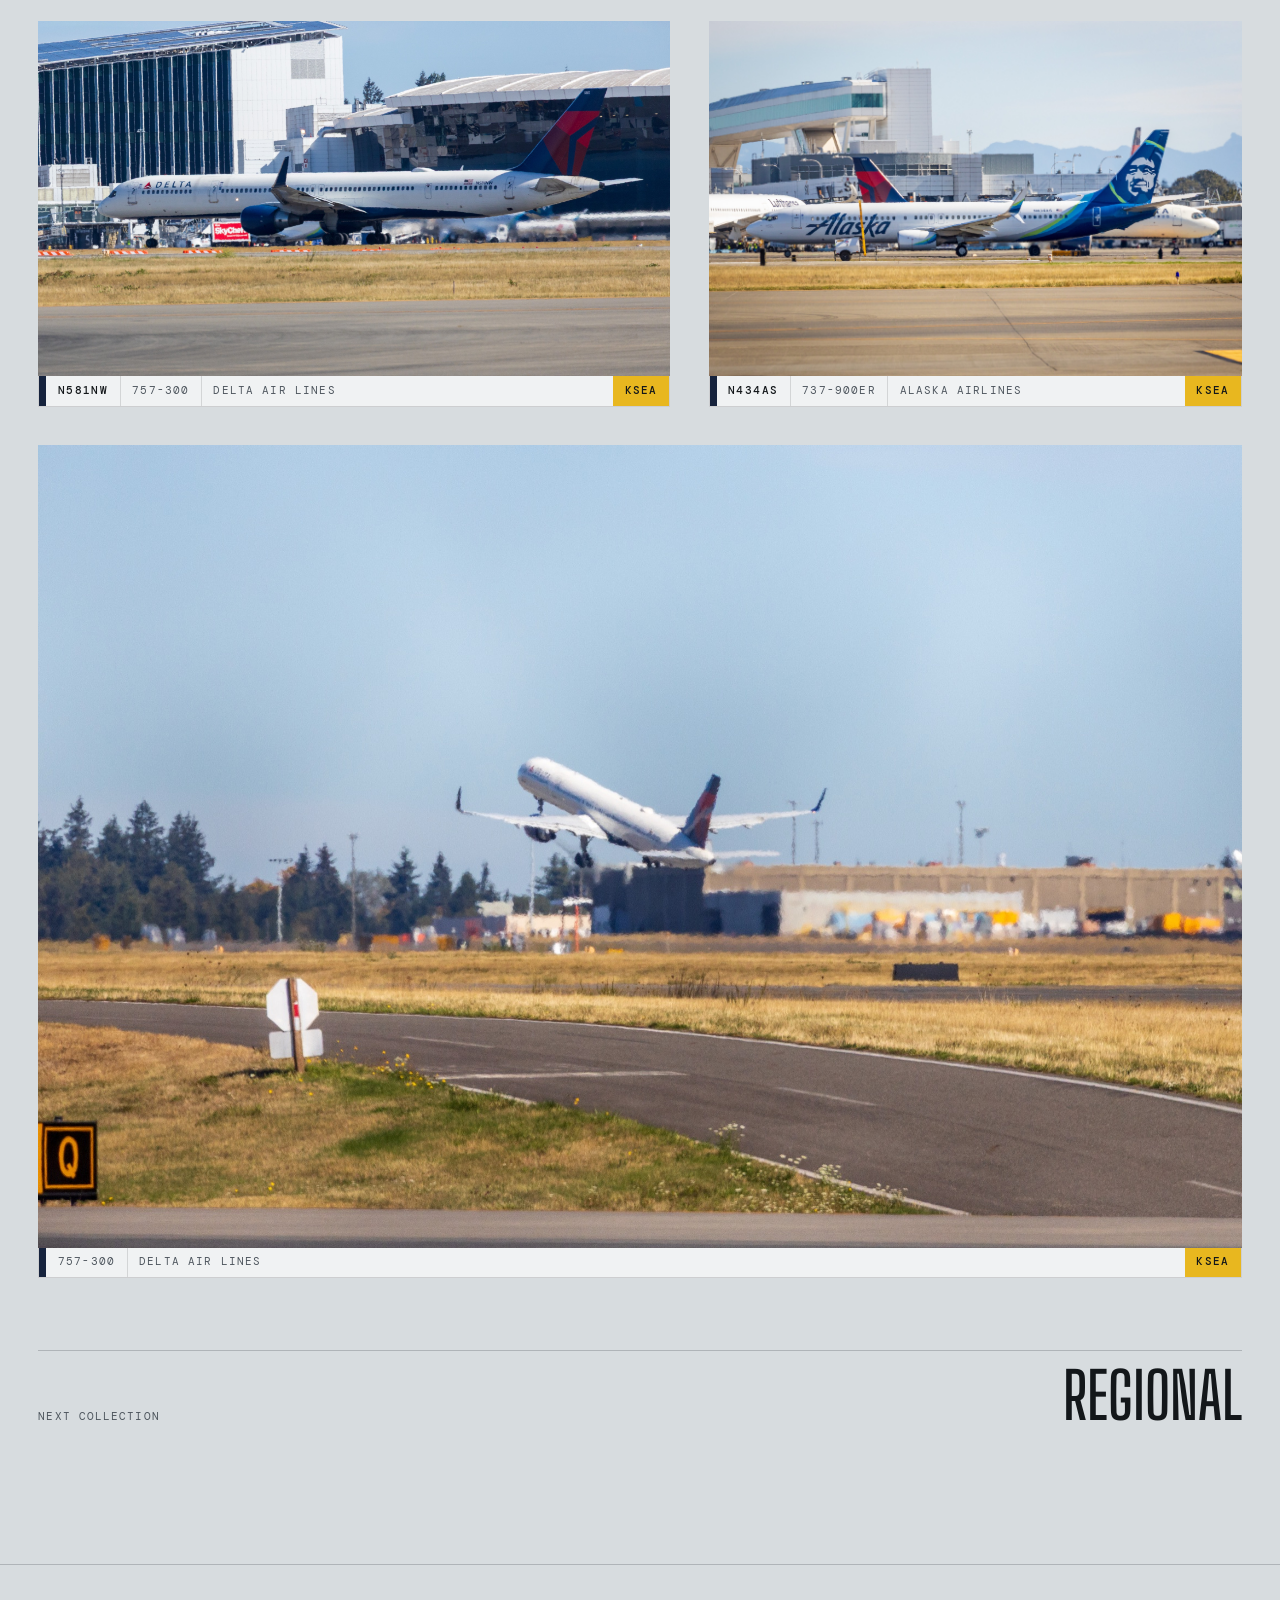
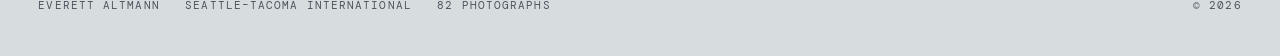
<file: narrowbodies.html>
<!DOCTYPE html>
<html lang="en">
<head>
<meta charset="utf-8">
<meta name="viewport" content="width=device-width, initial-scale=1">
<title>Narrowbodies — Everett Altmann</title>
<meta name="description" content="Narrowbodies photographed by Everett Altmann at Seattle–Tacoma International and beyond.">
<link rel="preconnect" href="https://fonts.googleapis.com">
<link rel="preconnect" href="https://fonts.gstatic.com" crossorigin>
<link href="https://fonts.googleapis.com/css2?family=Archivo:wght@400..700&family=Big+Shoulders+Display:wght@400..800&family=DM+Mono:wght@400;500&display=swap" rel="stylesheet">
<link rel="stylesheet" href="assets/site.css?v=2">
</head>
<body data-page="narrowbodies">

<a class="skip" href="#main">Skip to the photographs</a>

<main id="main">

  <header class="room wrap">
    <span class="mono" data-count></span>
    <h1 class="room-title" data-room-title>Narrowbodies</h1>
    <p class="room-blurb" data-blurb></p>
  </header>

  <div class="hang wrap" data-gallery="narrowbodies"></div>

  <section class="onward wrap" data-onward></section>

</main>

<div data-footer></div>

<script src="assets/photos.js"></script>
<script src="assets/aircraft.js"></script>
<script src="assets/notes.js"></script>
<script src="assets/site.js"></script>
</body>
</html>
</file>
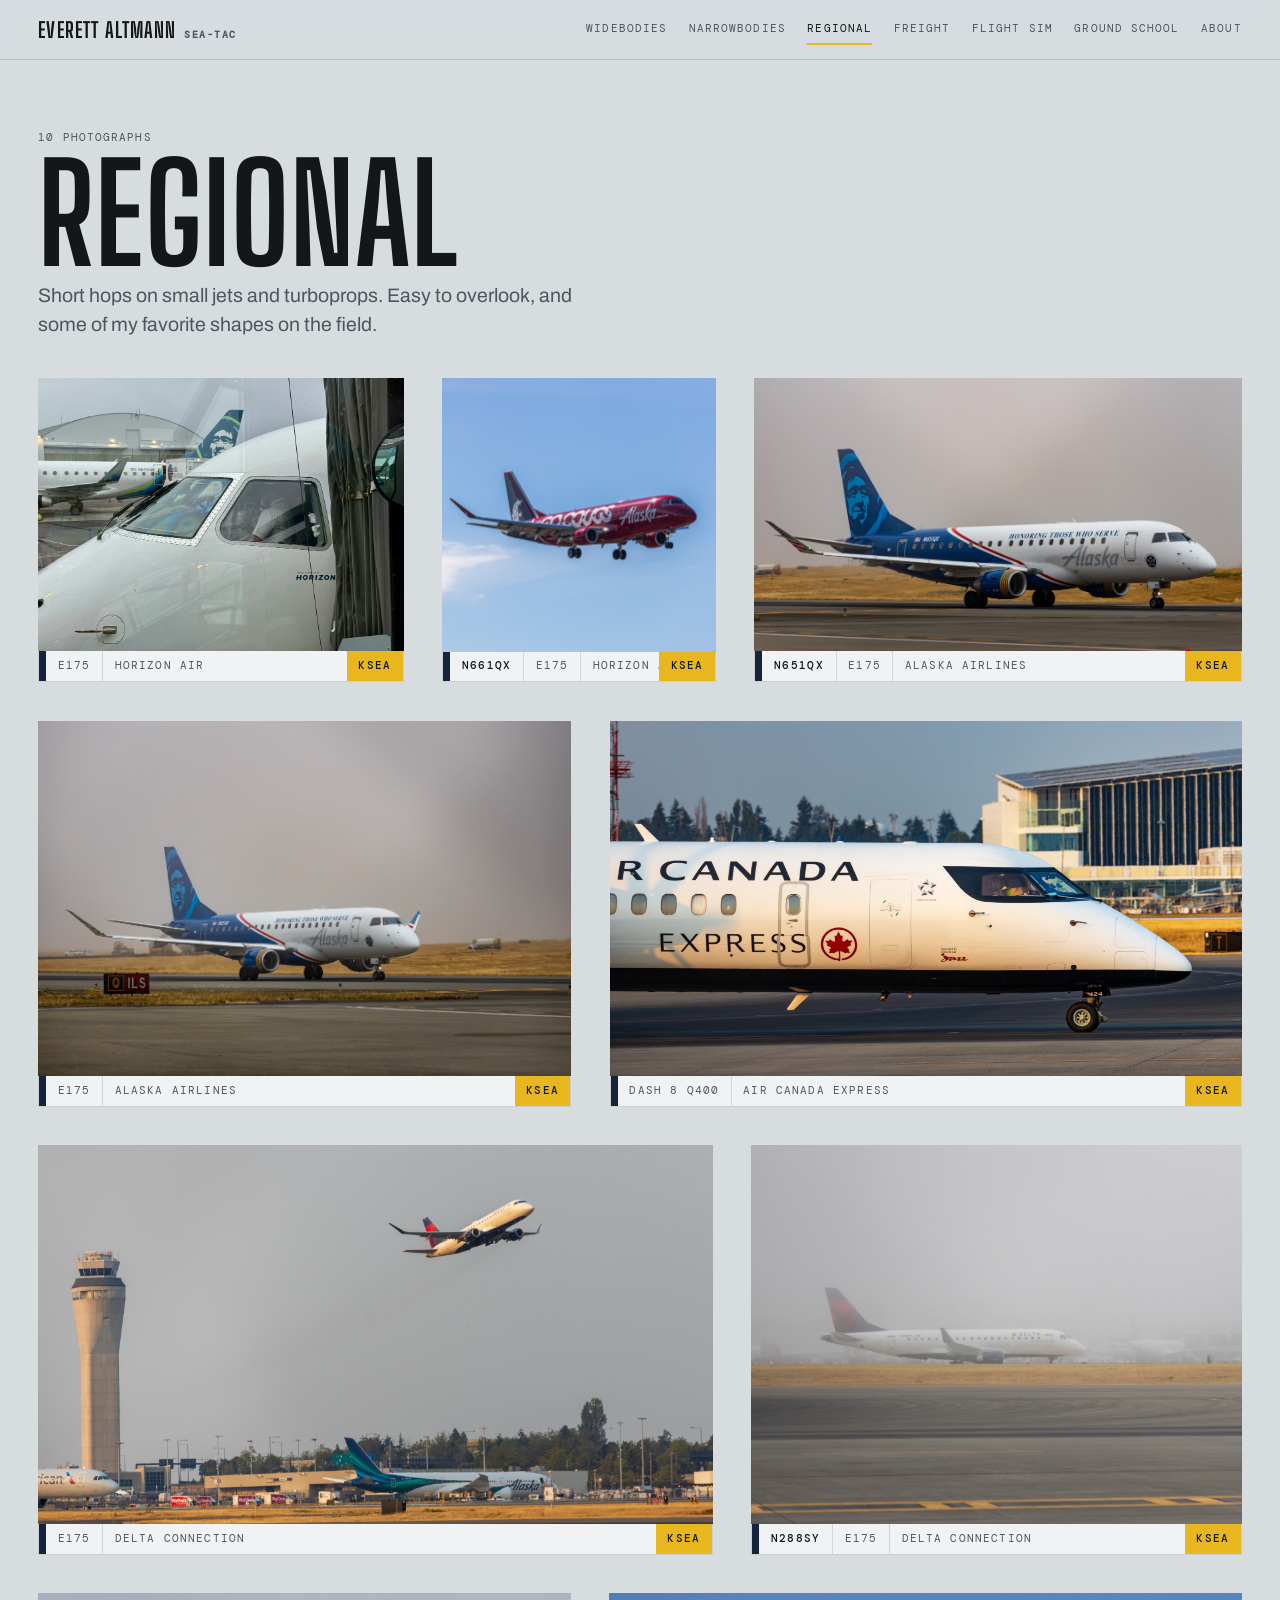
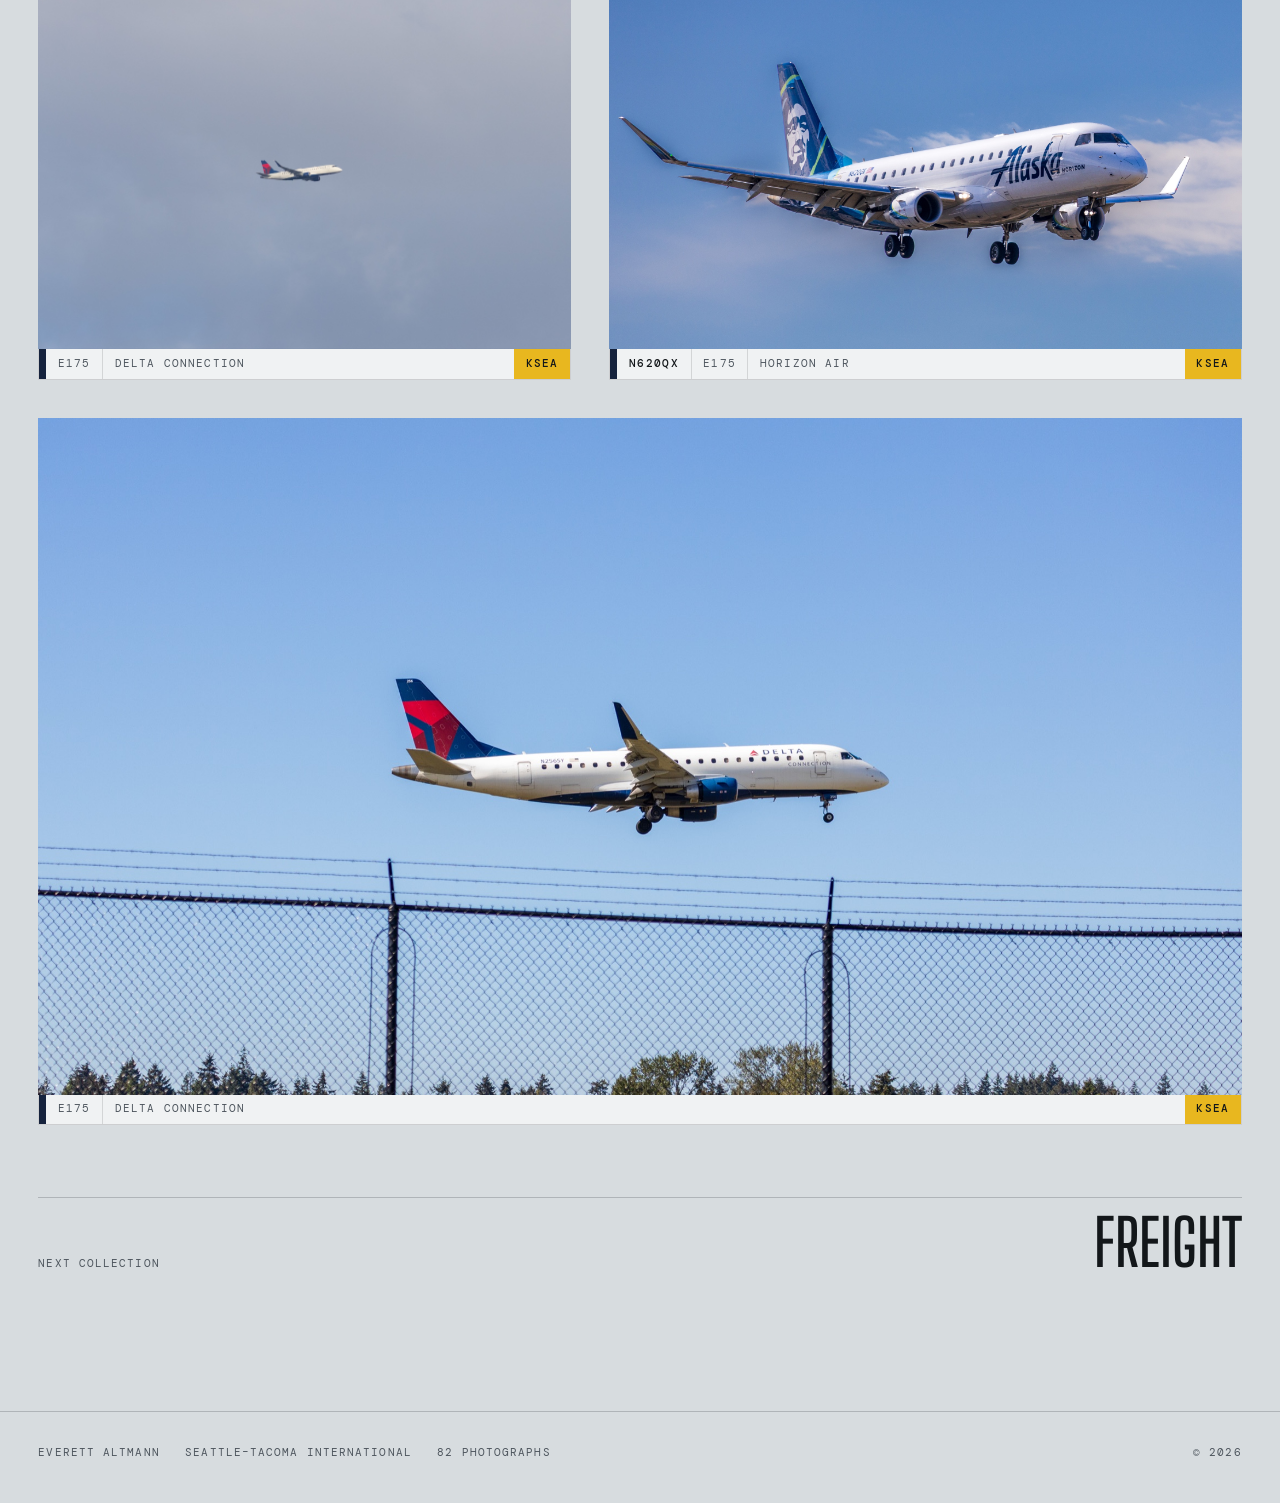
<file: regional.html>
<!DOCTYPE html>
<html lang="en">
<head>
<meta charset="utf-8">
<meta name="viewport" content="width=device-width, initial-scale=1">
<title>Regional — Everett Altmann</title>
<meta name="description" content="Regional photographed by Everett Altmann at Seattle–Tacoma International and beyond.">
<link rel="preconnect" href="https://fonts.googleapis.com">
<link rel="preconnect" href="https://fonts.gstatic.com" crossorigin>
<link href="https://fonts.googleapis.com/css2?family=Archivo:wght@400..700&family=Big+Shoulders+Display:wght@400..800&family=DM+Mono:wght@400;500&display=swap" rel="stylesheet">
<link rel="stylesheet" href="assets/site.css?v=2">
</head>
<body data-page="regional">

<a class="skip" href="#main">Skip to the photographs</a>

<main id="main">

  <header class="room wrap">
    <span class="mono" data-count></span>
    <h1 class="room-title" data-room-title>Regional</h1>
    <p class="room-blurb" data-blurb></p>
  </header>

  <div class="hang wrap" data-gallery="regional"></div>

  <section class="onward wrap" data-onward></section>

</main>

<div data-footer></div>

<script src="assets/photos.js"></script>
<script src="assets/aircraft.js"></script>
<script src="assets/notes.js"></script>
<script src="assets/site.js"></script>
</body>
</html>
</file>
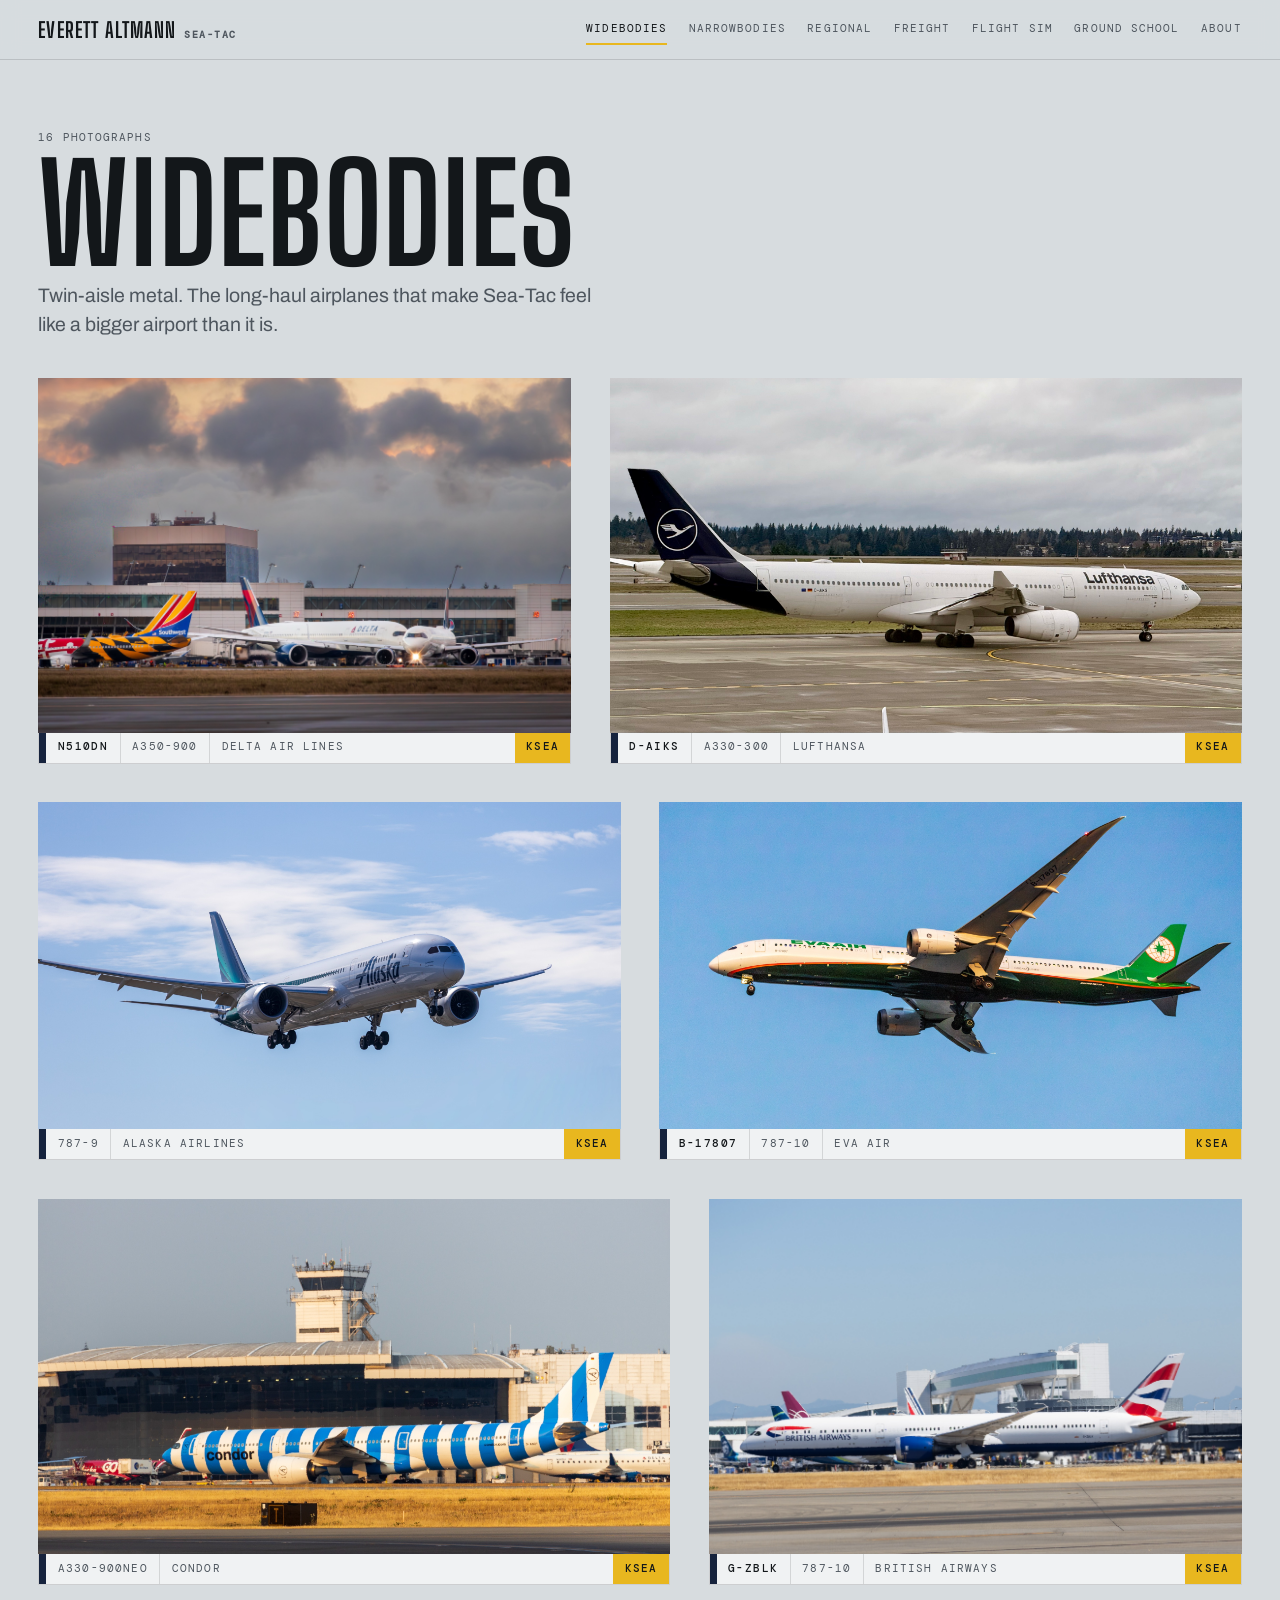
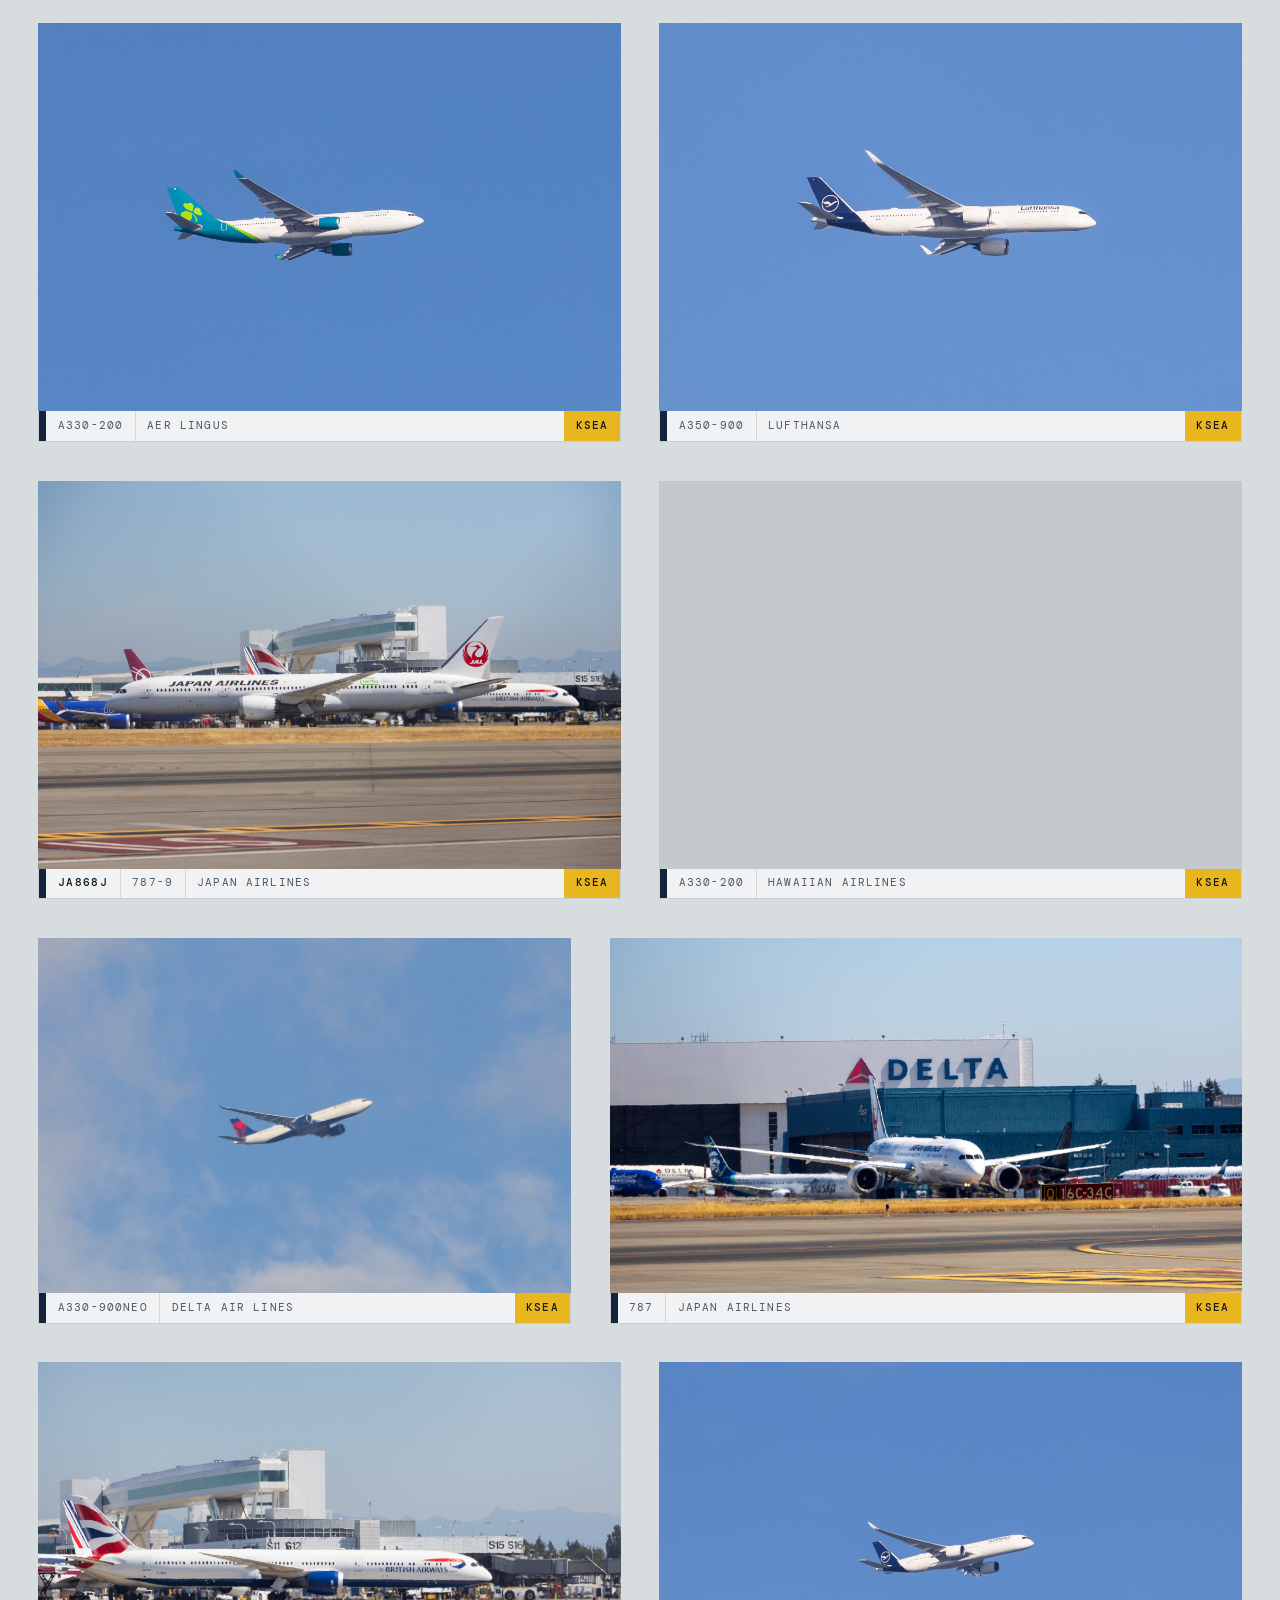
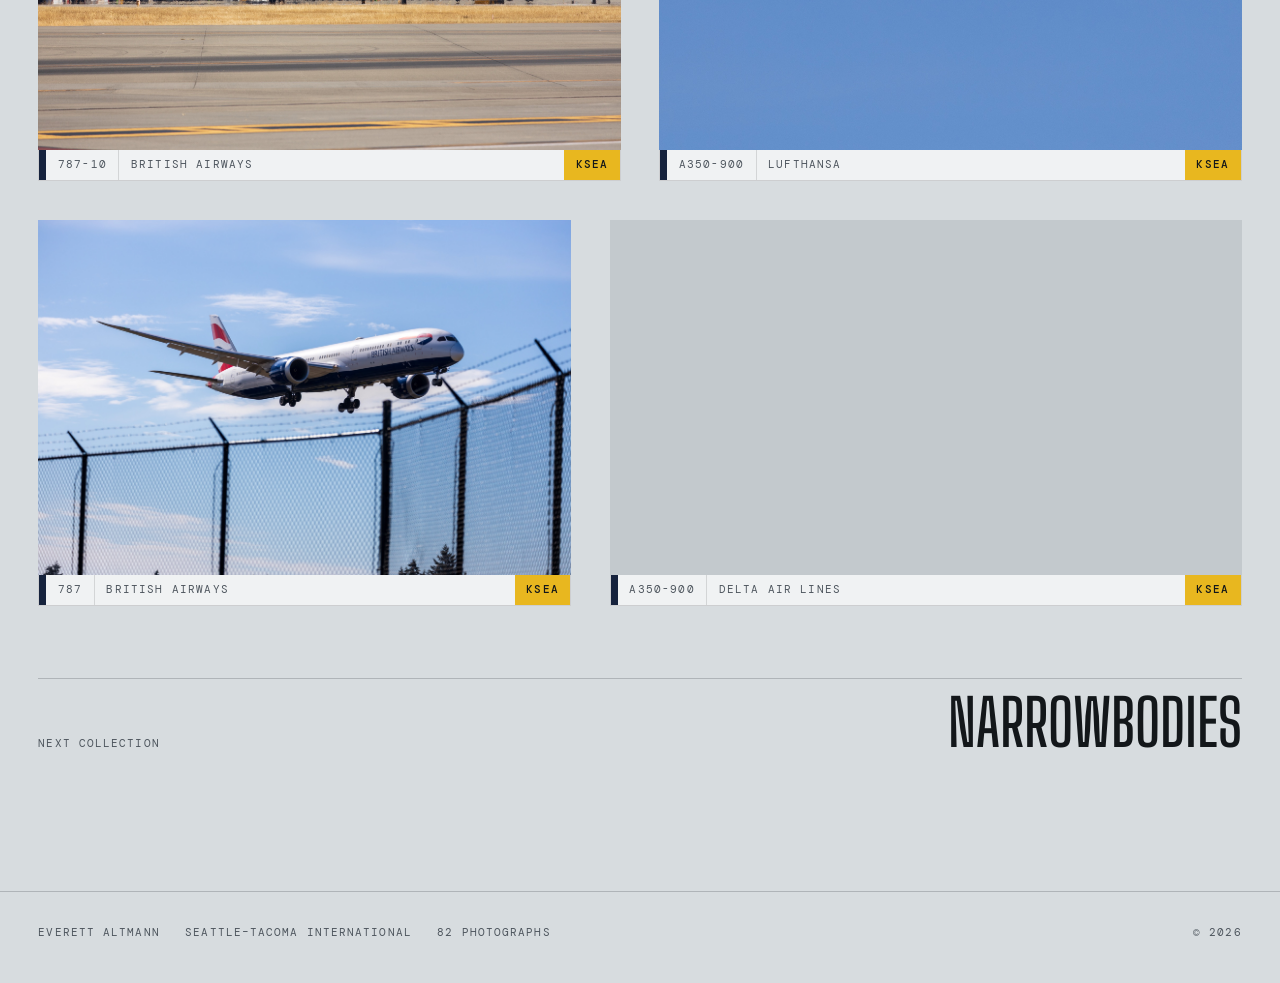
<file: widebodies.html>
<!DOCTYPE html>
<html lang="en">
<head>
<meta charset="utf-8">
<meta name="viewport" content="width=device-width, initial-scale=1">
<title>Widebodies — Everett Altmann</title>
<meta name="description" content="Widebodies photographed by Everett Altmann at Seattle–Tacoma International and beyond.">
<link rel="preconnect" href="https://fonts.googleapis.com">
<link rel="preconnect" href="https://fonts.gstatic.com" crossorigin>
<link href="https://fonts.googleapis.com/css2?family=Archivo:wght@400..700&family=Big+Shoulders+Display:wght@400..800&family=DM+Mono:wght@400;500&display=swap" rel="stylesheet">
<link rel="stylesheet" href="assets/site.css?v=2">
</head>
<body data-page="widebodies">

<a class="skip" href="#main">Skip to the photographs</a>

<main id="main">

  <header class="room wrap">
    <span class="mono" data-count></span>
    <h1 class="room-title" data-room-title>Widebodies</h1>
    <p class="room-blurb" data-blurb></p>
  </header>

  <div class="hang wrap" data-gallery="widebodies"></div>

  <section class="onward wrap" data-onward></section>

</main>

<div data-footer></div>

<script src="assets/photos.js"></script>
<script src="assets/aircraft.js"></script>
<script src="assets/notes.js"></script>
<script src="assets/site.js"></script>
</body>
</html>
</file>
<file: assets/site.css>
/* ==========================================================================
   Everett Altmann — plane spotting

   The whole design comes off the airfield itself. The page sits on Pacific
   Northwest overcast grey, the type is airport-signage condensed, and the one
   colour is the yellow used on taxiway guidance signs — the same yellow
   sitting in the corner of the photograph on the front page.

   The signature is the strip: every photograph is captioned the way an air
   traffic controller writes a flight progress strip, in fixed monospace
   columns — registration, type, operator, field. It's not decoration. It's
   exactly what a spotter writes down.
   ========================================================================== */

:root {
  --overcast: #d7dcdf;   /* the page — a real PNW ceiling, cool and flat */
  --deck:     #c3c9cd;   /* recessed panels, the layer below the ceiling */
  --strip:    #f0f2f3;   /* strip card stock */
  --ink:      #13171a;   /* type, and the lightbox */
  --ink-soft: #4e565e;   /* data, secondary */
  --taxiway:  #e8b71f;   /* airfield sign yellow. Used once per view, no more */
  --navy:     #16233d;   /* strip tabs */

  --display: "Big Shoulders Display", "Haettenschweiler", Impact, sans-serif;
  --body: "Archivo", -apple-system, BlinkMacSystemFont, "Segoe UI", sans-serif;
  --mono: "DM Mono", ui-monospace, "SF Mono", Menlo, monospace;

  --gap: clamp(1.1rem, 3.2vw, 2.4rem);
  --wrap: 1560px;
  --bar: 60px;
}

*, *::before, *::after { box-sizing: border-box; }

html { -webkit-text-size-adjust: 100%; scroll-behavior: smooth; }

@media (prefers-reduced-motion: reduce) {
  html { scroll-behavior: auto; }
  *, *::before, *::after {
    animation-duration: 0.001ms !important;
    animation-iteration-count: 1 !important;
    transition-duration: 0.001ms !important;
  }
}

body {
  margin: 0;
  background: var(--overcast);
  color: var(--ink);
  font-family: var(--body);
  font-size: 16px;
  line-height: 1.55;
  -webkit-font-smoothing: antialiased;
}

body.is-locked { overflow: hidden; }

/* height:auto is not optional here. Every <img> carries width/height attributes
   so the browser can reserve space before the file loads — but that means any
   rule shrinking the width without releasing the height renders the picture
   stretched. This keeps the aspect ratio no matter what else applies. */
img { display: block; max-width: 100%; height: auto; }

a { color: inherit; }

:focus-visible {
  outline: 2px solid var(--taxiway);
  outline-offset: 3px;
}

.wrap {
  width: 100%;
  max-width: var(--wrap);
  margin-inline: auto;
  padding-inline: var(--gap);
}

.mono {
  font-family: var(--mono);
  font-size: 0.68rem;
  letter-spacing: 0.1em;
  text-transform: uppercase;
  color: var(--ink-soft);
}

.skip {
  position: absolute;
  left: -9999px;
  top: 0;
  z-index: 200;
  background: var(--taxiway);
  color: var(--ink);
  padding: 0.7rem 1.1rem;
  font-family: var(--mono);
  font-size: 0.72rem;
  text-transform: uppercase;
  letter-spacing: 0.08em;
}
.skip:focus { left: 0; }

/* --------------------------------------------------------------------------
   The strip

   A flight progress strip: a card with a coloured tab down the left edge and
   the data in ruled columns. Empty fields are never rendered, so a photograph
   with no registration simply has one column fewer and still looks complete.
   -------------------------------------------------------------------------- */

.strip {
  display: flex;
  align-items: stretch;
  background: var(--strip);
  border: 1px solid rgba(19, 23, 26, 0.16);
  font-family: var(--mono);
  font-size: 0.66rem;
  letter-spacing: 0.11em;
  text-transform: uppercase;
  color: var(--ink-soft);
  overflow: hidden;
}

.strip-tab {
  flex: 0 0 auto;
  width: 7px;
  background: var(--navy);
  transition: width 0.28s cubic-bezier(0.2, 0.7, 0.3, 1);
}

.strip-cell {
  flex: 0 0 auto;
  padding: 0.42rem 0.72rem;
  white-space: nowrap;
  overflow: hidden;
  text-overflow: ellipsis;
  border-left: 1px solid rgba(19, 23, 26, 0.13);
  display: flex;
  align-items: center;
}
/* The tab is the first child, so the rule keys off it rather than :first-of-type. */
.strip-tab + .strip-cell { border-left: 0; }

/* The registration is the one thing a spotter reads first. */
.strip-reg {
  color: var(--ink);
  font-weight: 500;
  letter-spacing: 0.13em;
}

/* Operator is the squeezable one — it truncates before anything else does. */
.strip-op { min-width: 0; flex: 0 1 auto; }

.strip-field {
  margin-left: auto;
  background: var(--taxiway);
  color: var(--ink);
  font-weight: 500;
  border-left: 0;
}

/* --------------------------------------------------------------------------
   Masthead
   -------------------------------------------------------------------------- */

.masthead {
  position: fixed;
  inset: 0 0 auto 0;
  z-index: 100;
  height: var(--bar);
  display: flex;
  align-items: center;
  gap: var(--gap);
  padding-inline: var(--gap);
  transition: background 0.3s ease, border-color 0.3s ease;
  border-bottom: 1px solid transparent;
}

.masthead[data-solid="true"] {
  background: rgba(215, 220, 223, 0.93);
  backdrop-filter: blur(9px);
  border-bottom-color: rgba(19, 23, 26, 0.14);
}

/* The hero is a pale photograph, so the bar keeps ink type throughout and only
   gains a background once there's content running underneath it. */

.wordmark {
  font-family: var(--display);
  font-size: 1.32rem;
  font-weight: 700;
  text-transform: uppercase;
  letter-spacing: 0.05em;
  text-decoration: none;
  line-height: 1;
  display: flex;
  align-items: baseline;
  gap: 0.5rem;
  white-space: nowrap;
}

.wordmark em {
  font-family: var(--mono);
  font-style: normal;
  font-size: 0.6rem;
  letter-spacing: 0.16em;
  color: var(--ink-soft);
}

.nav {
  margin-left: auto;
  display: flex;
  align-items: center;
  gap: 1.35rem;
}

.nav a {
  font-family: var(--mono);
  font-size: 0.68rem;
  letter-spacing: 0.1em;
  text-transform: uppercase;
  text-decoration: none;
  color: var(--ink-soft);
  padding-block: 0.35rem;
  border-bottom: 2px solid transparent;
  transition: color 0.2s ease, border-color 0.2s ease;
}

.nav a:hover { color: var(--ink); }
.nav a[aria-current="page"] {
  color: var(--ink);
  border-bottom-color: var(--taxiway);
}

.menu-toggle {
  display: none;
  margin-left: auto;
  background: none;
  border: 0;
  padding: 0.4rem 0;
  font-family: var(--mono);
  font-size: 0.68rem;
  letter-spacing: 0.1em;
  text-transform: uppercase;
  color: var(--ink-soft);
  cursor: pointer;
}

/* --------------------------------------------------------------------------
   Full-screen menu (small screens)
   -------------------------------------------------------------------------- */

.menu {
  position: fixed;
  inset: 0;
  z-index: 150;
  background: var(--ink);
  color: #fff;
  padding: var(--gap);
  display: flex;
  flex-direction: column;
  justify-content: center;
  gap: 0.2rem;
  opacity: 0;
  pointer-events: none;
  transition: opacity 0.24s ease;
}
.menu[data-open="true"] { opacity: 1; pointer-events: auto; }

.menu-close {
  position: absolute;
  top: 1.15rem;
  right: var(--gap);
  background: none;
  border: 0;
  color: #fff;
  font-family: var(--mono);
  font-size: 0.7rem;
  letter-spacing: 0.1em;
  text-transform: uppercase;
  cursor: pointer;
}

.menu-link {
  display: flex;
  align-items: baseline;
  justify-content: space-between;
  gap: 1rem;
  padding: 0.5rem 0;
  text-decoration: none;
  border-bottom: 1px solid rgba(255, 255, 255, 0.14);
  font-family: var(--display);
  font-size: clamp(2rem, 9vw, 3.4rem);
  font-weight: 600;
  text-transform: uppercase;
  line-height: 1;
}
.menu-link[aria-current="page"] { color: var(--taxiway); }
.menu-link em {
  font-family: var(--mono);
  font-style: normal;
  font-size: 0.72rem;
  letter-spacing: 0.1em;
  color: rgba(255, 255, 255, 0.5);
}

.menu-foot {
  display: flex;
  gap: 1.4rem;
  margin-top: 1.5rem;
}
.menu-foot a {
  font-family: var(--mono);
  font-size: 0.72rem;
  letter-spacing: 0.1em;
  text-transform: uppercase;
  text-decoration: none;
  color: rgba(255, 255, 255, 0.7);
}

/* --------------------------------------------------------------------------
   Hero — one photograph, and the strip that identifies it
   -------------------------------------------------------------------------- */

.hero {
  position: relative;
  min-height: 100svh;
  display: flex;
  align-items: flex-end;
  overflow: hidden;
  background: var(--ink);
}

.hero-img {
  position: absolute;
  inset: 0;
  width: 100%;
  height: 100%;
  object-fit: cover;
  /* Anchored low, which lifts the 737 and the tower clear of the words. */
  object-position: center 88%;
}

/* Enough scrim to hold white type over the foreground, not so much that it
   flattens the sunset above it. */
.hero::after {
  content: "";
  position: absolute;
  inset: 0;
  background: linear-gradient(
    to top,
    rgba(8, 11, 14, 0.88) 0%,
    rgba(8, 11, 14, 0.55) 24%,
    rgba(8, 11, 14, 0.1) 48%,
    rgba(8, 11, 14, 0) 68%
  );
}

.hero-body {
  position: relative;
  z-index: 2;
  width: 100%;
  max-width: var(--wrap);
  margin-inline: auto;
  padding: 0 var(--gap) clamp(1.6rem, 4vw, 3rem);
}

.hero-kicker {
  margin: 0 0 0.65rem;
  max-width: 30ch;
  color: rgba(255, 255, 255, 0.9);
  font-size: clamp(0.95rem, 1.5vw, 1.15rem);
  line-height: 1.4;
}

.hero-title {
  margin: 0 0 1.35rem;
  font-family: var(--display);
  font-weight: 700;
  /* Sized to sit inside the dark foreground band, under the airplane. */
  font-size: clamp(2.5rem, 7.6vw, 7.4rem);
  line-height: 0.85;
  letter-spacing: 0.005em;
  text-transform: uppercase;
  color: #fff;
  text-wrap: balance;
}

.hero .strip { max-width: min(100%, 720px); }

.hero-scroll {
  position: absolute;
  right: var(--gap);
  bottom: clamp(1.6rem, 4vw, 3rem);
  z-index: 2;
}

/* The page-load sequence: the photograph settles, the strip slides into its
   holder the way a controller pushes one in, then the words arrive. */
@media (prefers-reduced-motion: no-preference) {
  .hero-img { animation: settle 1.5s cubic-bezier(0.2, 0.7, 0.3, 1) both; }
  .hero .strip { animation: slot 0.72s cubic-bezier(0.2, 0.8, 0.25, 1) 0.34s both; }
  .hero-kicker { animation: rise 0.7s ease 0.62s both; }
  .hero-title { animation: rise 0.8s ease 0.72s both; }
  .hero-scroll { animation: rise 0.7s ease 1s both; }
}

@keyframes settle {
  from { transform: scale(1.06); opacity: 0; }
  to   { transform: scale(1); opacity: 1; }
}
@keyframes slot {
  from { transform: translateX(-102%); }
  to   { transform: translateX(0); }
}
@keyframes rise {
  from { opacity: 0; transform: translateY(14px); }
  to   { opacity: 1; transform: translateY(0); }
}

/* --------------------------------------------------------------------------
   Sections
   -------------------------------------------------------------------------- */

.band { padding-block: clamp(3.2rem, 7vw, 6rem); }
.band--tight { padding-block: clamp(2rem, 4vw, 3.2rem); }
.band--deck { background: var(--deck); }

.band-head {
  display: flex;
  align-items: baseline;
  justify-content: space-between;
  gap: 1rem;
  flex-wrap: wrap;
  padding-bottom: 0.7rem;
  margin-bottom: clamp(1.3rem, 2.6vw, 2.1rem);
  border-bottom: 1px solid rgba(19, 23, 26, 0.2);
}

.band-head h2 {
  margin: 0;
  font-family: var(--mono);
  font-size: 0.7rem;
  font-weight: 500;
  letter-spacing: 0.14em;
  text-transform: uppercase;
  color: var(--ink);
}

/* Everett's own words. Set larger than body copy and given room. */
.statement {
  display: grid;
  grid-template-columns: minmax(0, 15rem) minmax(0, 1fr);
  gap: clamp(1.2rem, 4vw, 3.5rem);
  align-items: start;
}

.statement-aside { display: flex; flex-direction: column; gap: 0.3rem; }

.statement p {
  margin: 0 0 1rem;
  max-width: 46ch;
  font-size: clamp(1.15rem, 2.1vw, 1.6rem);
  line-height: 1.42;
  letter-spacing: -0.005em;
}
.statement p:last-child { margin-bottom: 0; }
.statement strong { font-weight: 600; }

/* --------------------------------------------------------------------------
   The bay — collections, racked like strips waiting to be worked
   -------------------------------------------------------------------------- */

.bay { display: flex; flex-direction: column; gap: 6px; }

.bay-strip {
  display: flex;
  align-items: stretch;
  gap: 0;
  background: var(--strip);
  border: 1px solid rgba(19, 23, 26, 0.16);
  text-decoration: none;
  overflow: hidden;
  transition: transform 0.28s cubic-bezier(0.2, 0.7, 0.3, 1),
              box-shadow 0.28s ease;
}

.bay-strip:hover,
.bay-strip:focus-visible {
  transform: translateX(10px);
  box-shadow: -10px 0 0 -4px var(--taxiway);
}
.bay-strip:hover .strip-tab,
.bay-strip:focus-visible .strip-tab { width: 16px; background: var(--taxiway); }

.bay-thumb {
  flex: 0 0 auto;
  width: clamp(74px, 10vw, 122px);
  height: 100%;
  min-height: 68px;
  object-fit: cover;
  filter: saturate(0.94);
}

.bay-text {
  flex: 1 1 auto;
  min-width: 0;
  display: flex;
  align-items: center;
  gap: clamp(0.8rem, 2.4vw, 2rem);
  padding: 0.6rem clamp(0.8rem, 2vw, 1.4rem);
}

.bay-name {
  flex: 0 0 auto;
  font-family: var(--display);
  font-size: clamp(1.5rem, 3.4vw, 2.5rem);
  font-weight: 600;
  text-transform: uppercase;
  line-height: 1;
  letter-spacing: 0.01em;
  color: var(--ink);
}

.bay-blurb {
  flex: 1 1 auto;
  min-width: 0;
  font-size: 0.86rem;
  line-height: 1.4;
  color: var(--ink-soft);
}

.bay-count {
  flex: 0 0 auto;
  align-self: center;
  padding-right: clamp(0.8rem, 2vw, 1.4rem);
  white-space: nowrap;
}

/* --------------------------------------------------------------------------
   The hang — justified rows

   Each plate's flex-grow is its aspect ratio, so every photograph in a row
   lands on exactly the same height with no cropping and no JavaScript maths.
   -------------------------------------------------------------------------- */

.hang { display: flex; flex-direction: column; gap: var(--gap); }

.hang-row { display: flex; gap: var(--gap); align-items: flex-start; }

.plate {
  flex: 1 1 0;
  min-width: 0;
  margin: 0;
  opacity: 0;
  transform: translateY(18px);
  transition: opacity 0.6s ease, transform 0.6s cubic-bezier(0.2, 0.7, 0.3, 1);
}
.plate[data-seen="true"] { opacity: 1; transform: none; }

.plate-frame {
  display: block;
  width: 100%;
  padding: 0;
  border: 0;
  background: var(--deck);
  cursor: zoom-in;
  overflow: hidden;
}

.plate-frame img {
  width: 100%;
  height: auto;
  transition: transform 0.55s cubic-bezier(0.2, 0.7, 0.3, 1);
}
.plate-frame:hover img { transform: scale(1.022); }

.plate .strip { border-top: 0; }

.hang-row[data-solo="true"] .plate { max-width: 100%; }

/* --------------------------------------------------------------------------
   Gallery page header
   -------------------------------------------------------------------------- */

.room {
  padding-top: calc(var(--bar) + clamp(2rem, 5vw, 4.5rem));
  padding-bottom: clamp(1.4rem, 3vw, 2.4rem);
}

.room-title {
  margin: 0.5rem 0 0.6rem;
  font-family: var(--display);
  font-weight: 700;
  font-size: clamp(3rem, 12vw, 8.5rem);
  line-height: 0.84;
  text-transform: uppercase;
  letter-spacing: 0.008em;
}

.room-blurb {
  margin: 0;
  max-width: 52ch;
  font-size: clamp(1rem, 1.7vw, 1.22rem);
  line-height: 1.5;
  color: var(--ink-soft);
}

.onward { padding-block: clamp(2.4rem, 6vw, 4.5rem); }
.onward a {
  display: flex;
  align-items: baseline;
  justify-content: space-between;
  gap: 1rem;
  flex-wrap: wrap;
  padding-top: 0.8rem;
  border-top: 1px solid rgba(19, 23, 26, 0.2);
  text-decoration: none;
}
.onward-name {
  font-family: var(--display);
  font-size: clamp(2rem, 6vw, 4rem);
  font-weight: 600;
  text-transform: uppercase;
  line-height: 1;
  transition: color 0.2s ease;
}
.onward a:hover .onward-name { color: var(--ink-soft); }

/* --------------------------------------------------------------------------
   Prose pages
   -------------------------------------------------------------------------- */

.page { padding-top: calc(var(--bar) + clamp(2rem, 5vw, 4.5rem)); }

.page-title {
  margin: 0.4rem 0 clamp(1.4rem, 3vw, 2.4rem);
  font-family: var(--display);
  font-weight: 700;
  font-size: clamp(2.8rem, 10vw, 7rem);
  line-height: 0.86;
  text-transform: uppercase;
}

/* About page — the photograph of Everett flying sits beside the opening lines,
   because those two things are the same statement told twice. */
.about-top {
  display: grid;
  /* The photograph is square and tall for its width, so it takes the narrower
     column — otherwise the text beside it runs out long before the image does. */
  grid-template-columns: minmax(0, 0.78fr) minmax(0, 1.22fr);
  gap: clamp(1.4rem, 4vw, 3.4rem);
  align-items: start;
  margin-bottom: clamp(1.8rem, 4vw, 3rem);
}

.about-shot { margin: 0; }
.about-shot img { width: 100%; height: auto; background: var(--deck); }
.about-shot .strip { border-top: 0; }

.about-lead { max-width: none; }

.prose { max-width: 58ch; }
.prose p {
  margin: 0 0 1.15rem;
  font-size: clamp(1rem, 1.55vw, 1.14rem);
  line-height: 1.62;
}
.prose p.lead {
  font-size: clamp(1.2rem, 2.2vw, 1.6rem);
  line-height: 1.4;
  letter-spacing: -0.005em;
}
.prose h2 {
  margin: 2.2rem 0 0.7rem;
  font-family: var(--mono);
  font-size: 0.7rem;
  font-weight: 500;
  letter-spacing: 0.14em;
  text-transform: uppercase;
  color: var(--ink-soft);
}
.prose a { text-decoration: underline; text-underline-offset: 3px; }

.credit-list {
  margin: 0;
  padding: 0;
  list-style: none;
  display: flex;
  flex-direction: column;
  gap: 0.55rem;
  max-width: 90ch;
}
.credit-list li {
  font-family: var(--mono);
  font-size: 0.7rem;
  line-height: 1.5;
  letter-spacing: 0.03em;
  color: var(--ink-soft);
  padding-bottom: 0.55rem;
  border-bottom: 1px solid rgba(19, 23, 26, 0.13);
}
.credit-list b { color: var(--ink); font-weight: 500; }

/* --------------------------------------------------------------------------
   Lightbox
   -------------------------------------------------------------------------- */

.lightbox {
  position: fixed;
  inset: 0;
  z-index: 180;
  background: rgba(9, 12, 15, 0.97);
  display: grid;
  grid-template-rows: auto 1fr auto;
  opacity: 0;
  pointer-events: none;
  transition: opacity 0.22s ease;
}
.lightbox[data-open="true"] { opacity: 1; pointer-events: auto; }

.lightbox-bar {
  display: flex;
  justify-content: flex-end;
  padding: 0.9rem var(--gap);
}

.lightbox-close {
  background: none;
  border: 0;
  color: #fff;
  font-family: var(--mono);
  font-size: 0.7rem;
  letter-spacing: 0.1em;
  text-transform: uppercase;
  cursor: pointer;
}

.lightbox-stage {
  position: relative;
  display: flex;
  align-items: center;
  justify-content: center;
  min-height: 0;
  padding-inline: var(--gap);
}

.lightbox-stage img {
  max-width: 100%;
  max-height: 100%;
  width: auto;
  height: auto;
  object-fit: contain;
  transition: opacity 0.2s ease;
}

.lightbox-nav {
  position: absolute;
  top: 0;
  bottom: 0;
  width: 22%;
  min-width: 62px;
  background: none;
  border: 0;
  cursor: pointer;
  opacity: 0;
}
.lightbox-nav[data-dir="prev"] { left: 0; cursor: w-resize; }
.lightbox-nav[data-dir="next"] { right: 0; cursor: e-resize; }
.lightbox-nav:focus-visible { opacity: 1; outline-offset: -6px; }

.lightbox-foot {
  padding: 0.9rem var(--gap) 1.4rem;
  display: flex;
  flex-direction: column;
  gap: 0.6rem;
  align-items: flex-start;
}

.lightbox-foot .strip { max-width: min(100%, 720px); }

.lightbox-note {
  margin: 0;
  max-width: 62ch;
  font-size: 0.92rem;
  line-height: 1.52;
  color: rgba(255, 255, 255, 0.72);
}

.lightbox-count {
  font-family: var(--mono);
  font-size: 0.66rem;
  letter-spacing: 0.1em;
  text-transform: uppercase;
  color: rgba(255, 255, 255, 0.42);
}

/* --------------------------------------------------------------------------
   Footer
   -------------------------------------------------------------------------- */

.site-foot {
  display: flex;
  flex-wrap: wrap;
  align-items: baseline;
  gap: 0.65rem 1.6rem;
  padding-block: 2rem 2.6rem;
  margin-top: clamp(2rem, 5vw, 4rem);
  border-top: 1px solid rgba(19, 23, 26, 0.2);
}
.site-foot a { text-decoration: none; }
.site-foot a:hover { color: var(--ink); }
.site-foot .spacer { margin-left: auto; }

/* --------------------------------------------------------------------------
   Narrower screens
   -------------------------------------------------------------------------- */

@media (max-width: 1080px) {
  .bay-blurb { display: none; }
}

@media (max-width: 860px) {
  .nav { display: none; }
  .menu-toggle { display: block; }

  .statement { grid-template-columns: 1fr; }
  .statement-aside { flex-direction: row; gap: 1.2rem; }

  .about-top { grid-template-columns: 1fr; }

  /* Two-up at most, and let a row of three break rather than go letterbox. */
  .hang-row { flex-wrap: wrap; }
  .plate { flex-basis: calc(50% - var(--gap)); }
}

/* A phone crops a landscape photograph from the sides, so the hero is
   re-anchored onto the 737 and the tower instead of the middle of the frame,
   which would cut the airplane in half. */
@media (max-width: 700px) {
  .hero-img { object-position: 24% center; }
}

@media (max-width: 560px) {
  .hang-row { flex-direction: column; }
  .plate { flex-basis: auto; width: 100%; }

  .bay-text { flex-direction: column; align-items: flex-start; gap: 0.15rem; }
  .bay-count { display: none; }

  .strip { font-size: 0.6rem; letter-spacing: 0.08em; }
  .strip-cell { padding: 0.38rem 0.55rem; }

  .hero-scroll { display: none; }
}
</file>
<file: groundschool/css/app.css>
:root {
  --bg: #eaf2fc;
  --surface: #ffffff;
  --surface-2: #f3f7fd;
  --ink: #0b1b33;
  --muted: #56688a;
  --line: #d5e1f2;
  --brand: #1462d6;
  --brand-ink: #ffffff;
  --accent: #ff8a1f;
  --ok: #138a43;
  --ok-bg: #e3f6ea;
  --bad: #c62828;
  --bad-bg: #fde8e8;
  --sky-top: #0b2d6e;
  --sky-bot: #2f8bea;
  --lift: #16a34a;
  --weight: #dc2626;
  --thrust: #2563eb;
  --drag: #d97706;
  --shadow: 0 1px 2px rgba(11, 27, 51, .06), 0 4px 16px rgba(11, 27, 51, .06);
  --radius: 18px;
  color-scheme: light;
}
@media (prefers-color-scheme: dark) {
  :root:not([data-theme="light"]) {
    --bg: #06101f; --surface: #0e1c32; --surface-2: #13253f; --ink: #e8f0ff; --muted: #94a6c6;
    --line: #1f3454; --brand: #4d94ff; --brand-ink: #06101f; --accent: #ffa44d;
    --ok: #4ade80; --ok-bg: #0f2e1e; --bad: #f87171; --bad-bg: #3a1616;
    --lift: #4ade80; --weight: #f87171; --thrust: #60a5fa; --drag: #fbbf24;
    --shadow: 0 1px 2px rgba(0,0,0,.3), 0 6px 20px rgba(0,0,0,.25);
    color-scheme: dark;
  }
}
:root[data-theme="dark"] {
  --bg: #06101f; --surface: #0e1c32; --surface-2: #13253f; --ink: #e8f0ff; --muted: #94a6c6;
  --line: #1f3454; --brand: #4d94ff; --brand-ink: #06101f; --accent: #ffa44d;
  --ok: #4ade80; --ok-bg: #0f2e1e; --bad: #f87171; --bad-bg: #3a1616;
  --lift: #4ade80; --weight: #f87171; --thrust: #60a5fa; --drag: #fbbf24;
  --shadow: 0 1px 2px rgba(0,0,0,.3), 0 6px 20px rgba(0,0,0,.25);
  color-scheme: dark;
}

* { box-sizing: border-box; }
html { -webkit-text-size-adjust: 100%; }
body {
  margin: 0; background: var(--bg); color: var(--ink);
  font-family: ui-rounded, "SF Pro Rounded", system-ui, -apple-system, "Segoe UI", Roboto, sans-serif;
  font-size: 17px; line-height: 1.5;
  -webkit-tap-highlight-color: transparent; touch-action: manipulation;
}
button { font: inherit; color: inherit; cursor: pointer; }
a { color: var(--brand); }
#app { max-width: 720px; margin: 0 auto; min-height: 100vh; padding-bottom: calc(32px + env(safe-area-inset-bottom)); }

/* Top bar */
.topbar {
  position: sticky; top: 0; z-index: 10; display: flex; align-items: center; gap: 10px;
  padding: calc(10px + env(safe-area-inset-top)) 16px 10px;
  background: color-mix(in srgb, var(--bg) 88%, transparent); backdrop-filter: blur(12px); -webkit-backdrop-filter: blur(12px);
}
.topbar h1 { font-size: 17px; margin: 0; flex: 1; white-space: nowrap; overflow: hidden; text-overflow: ellipsis; }
.icon-btn {
  border: 0; background: var(--surface); box-shadow: var(--shadow); width: 40px; height: 40px; border-radius: 12px;
  display: grid; place-items: center; font-size: 18px; flex: none;
}
.chip { display: inline-flex; align-items: center; gap: 6px; background: var(--surface); box-shadow: var(--shadow);
  padding: 6px 12px; border-radius: 999px; font-size: 14px; font-weight: 600; white-space: nowrap; }

.wrap { padding: 0 16px; }
.section-title { font-size: 13px; text-transform: uppercase; letter-spacing: .08em; color: var(--muted); margin: 26px 4px 10px; font-weight: 700; }

/* Hero */
.hero {
  margin: 0 0 8px; padding: calc(22px + env(safe-area-inset-top)) 20px 22px; color: #fff;
  background: radial-gradient(circle at 85% 20%, rgba(255,170,60,.55), transparent 38%), linear-gradient(170deg, var(--sky-top), var(--sky-bot));
  border-radius: 0 0 28px 28px; position: relative; overflow: hidden;
}
.hero .hello { opacity: .85; font-size: 15px; margin: 0; }
.hero h2 { margin: 2px 0 14px; font-size: 28px; line-height: 1.15; }
.hero .settings-btn { position: absolute; top: calc(14px + env(safe-area-inset-top)); right: 14px; background: rgba(255,255,255,.16); box-shadow: none; color: #fff; }
.rank-row { display: flex; align-items: center; gap: 12px; }
.rank-badge { font-size: 34px; width: 56px; height: 56px; border-radius: 16px; background: rgba(255,255,255,.16); display: grid; place-items: center; flex: none; }
.rank-name { font-weight: 700; font-size: 18px; }
.xpbar { height: 10px; border-radius: 99px; background: rgba(255,255,255,.22); overflow: hidden; margin-top: 6px; }
.xpbar > i { display: block; height: 100%; background: linear-gradient(90deg, #ffd27a, var(--accent)); border-radius: 99px; transition: width .6s; }
.xp-note { font-size: 13px; opacity: .85; margin-top: 4px; }
.stats { display: grid; grid-template-columns: repeat(3, 1fr); gap: 8px; margin-top: 16px; }
.stat { background: rgba(255,255,255,.13); border-radius: 14px; padding: 10px; text-align: center; }
.stat b { display: block; font-size: 20px; }
.stat span { font-size: 12px; opacity: .85; }
.stat-link { color: inherit; text-decoration: none; }

/* Cards */
.card { background: var(--surface); border-radius: var(--radius); box-shadow: var(--shadow); padding: 16px; }
.continue { display: flex; align-items: center; gap: 14px; border: 0; width: 100%; text-align: left; }
.continue .big-emoji { font-size: 30px; width: 54px; height: 54px; border-radius: 16px; background: var(--surface-2); display: grid; place-items: center; flex: none; }
.continue small { color: var(--muted); display: block; font-size: 13px; }
.continue strong { display: block; }
.go { margin-left: auto; color: var(--brand); font-size: 22px; }

/* Route map */
.route { position: relative; padding-left: 8px; }
.route::before { content: ""; position: absolute; left: 35px; top: 24px; bottom: 24px; border-left: 3px dashed var(--line); }
.wp { position: relative; display: flex; align-items: center; gap: 14px; width: 100%; border: 0; background: none; text-align: left; padding: 8px 0; }
.wp-dot { width: 56px; height: 56px; border-radius: 50%; display: grid; place-items: center; font-size: 24px; background: var(--surface); box-shadow: var(--shadow); flex: none; position: relative; z-index: 1; border: 3px solid var(--surface); }
.wp.ready .wp-dot { border-color: var(--brand); }
.wp.done .wp-dot { border-color: var(--ok); }
.wp.soon .wp-dot { filter: grayscale(.9); opacity: .7; }
.wp-body { flex: 1; min-width: 0; background: var(--surface); border-radius: 16px; padding: 10px 14px; box-shadow: var(--shadow); }
.wp.soon .wp-body { background: var(--surface-2); box-shadow: none; }
.wp-num { font-size: 12px; color: var(--muted); font-weight: 600; }
.wp-title { font-weight: 700; display: block; }
.wp-phak { font-size: 13px; color: var(--muted); display: block; }
.pill { display: inline-block; font-size: 11px; font-weight: 700; padding: 2px 8px; border-radius: 99px; background: var(--surface-2); color: var(--muted); margin-top: 4px; }
.pill.live { background: var(--brand); color: var(--brand-ink); }
.pill.ok { background: var(--ok-bg); color: var(--ok); }
.mini-bar { height: 6px; background: var(--surface-2); border-radius: 99px; overflow: hidden; margin-top: 6px; }
.mini-bar > i { display: block; height: 100%; background: var(--brand); }

/* Chapter page */
.ch-hero { text-align: center; padding: 8px 16px 6px; }
.ch-hero .em { font-size: 56px; }
.ch-hero h2 { margin: 4px 0 2px; font-size: 26px; }
.ch-hero p { margin: 0; color: var(--muted); }
.list { display: grid; gap: 10px; }
.row { display: flex; align-items: center; gap: 12px; width: 100%; border: 0; text-align: left; background: var(--surface); box-shadow: var(--shadow); border-radius: 16px; padding: 12px 14px; }
.row .em { font-size: 24px; width: 44px; height: 44px; border-radius: 12px; background: var(--surface-2); display: grid; place-items: center; flex: none; }
.row .txt { flex: 1; min-width: 0; }
.row .txt strong { display: block; }
.row .txt small { color: var(--muted); font-size: 13px; }
.row .state { font-size: 20px; flex: none; }
.row.done .em { background: var(--ok-bg); }
.badge-card { display: flex; gap: 14px; align-items: center; }
.badge-card .medal { font-size: 40px; width: 64px; height: 64px; border-radius: 50%; display: grid; place-items: center; background: var(--surface-2); flex: none; }
.badge-card.locked .medal { filter: grayscale(1); opacity: .5; }
.badge-card.earned .medal { background: linear-gradient(135deg, #ffe08a, var(--accent)); }
.topic-list { margin: 0; padding-left: 20px; }
.topic-list li { margin: 4px 0; }

/* Lesson player */
.progress { height: 8px; background: var(--surface); border-radius: 99px; overflow: hidden; flex: 1; }
.progress > i { display: block; height: 100%; background: var(--brand); transition: width .35s; }
.stage { padding: 8px 16px 0; animation: rise .3s ease; }
@keyframes rise { from { opacity: 0; transform: translateY(10px); } to { opacity: 1; transform: none; } }
.talk { display: flex; gap: 12px; align-items: flex-start; }
.avatar { font-size: 30px; width: 52px; height: 52px; border-radius: 50%; background: var(--surface); box-shadow: var(--shadow); display: grid; place-items: center; flex: none; }
.bubble { background: var(--surface); box-shadow: var(--shadow); border-radius: 4px 18px 18px 18px; padding: 14px 16px; flex: 1; min-width: 0; }
.bubble p { margin: 0 0 10px; } .bubble p:last-child { margin-bottom: 0; }
.bubble ul { margin: 6px 0 10px; padding-left: 20px; } .bubble li { margin: 4px 0; }
.who { font-size: 12px; font-weight: 700; color: var(--muted); margin-bottom: 4px; letter-spacing: .03em; }
.callout { border-radius: var(--radius); padding: 16px; margin-top: 4px; }
.callout h3 { margin: 0 0 6px; font-size: 15px; letter-spacing: .02em; }
.callout p { margin: 0 0 8px; } .callout p:last-child { margin: 0; }
.callout.fact { background: linear-gradient(135deg, #fff2df, #ffe2bf); color: #4a2a00; }
.callout.tryit { background: linear-gradient(135deg, #e2f7ea, #c9efd7); color: #0c3b20; }
.callout.test { background: linear-gradient(135deg, #e4ecff, #ccdbff); color: #0b2560; }
@media (prefers-color-scheme: dark) { :root:not([data-theme="light"]) .callout.fact { background: #3a2610; color: #ffe2bf; } :root:not([data-theme="light"]) .callout.tryit { background: #0f2e1e; color: #c9efd7; } :root:not([data-theme="light"]) .callout.test { background: #132650; color: #d6e2ff; } }
:root[data-theme="dark"] .callout.fact { background: #3a2610; color: #ffe2bf; }
:root[data-theme="dark"] .callout.tryit { background: #0f2e1e; color: #c9efd7; }
:root[data-theme="dark"] .callout.test { background: #132650; color: #d6e2ff; }
.figure { background: var(--surface); border-radius: var(--radius); box-shadow: var(--shadow); padding: 12px; }
.figure svg { width: 100%; height: auto; display: block; }
.figure figcaption { font-size: 14px; color: var(--muted); margin-top: 8px; text-align: center; }
.q { font-weight: 700; font-size: 19px; margin: 4px 0 14px; line-height: 1.35; }
.choices { display: grid; gap: 10px; }
.choice { display: flex; gap: 12px; align-items: flex-start; text-align: left; width: 100%; padding: 14px; border-radius: 14px; border: 2px solid var(--line); background: var(--surface); }
.choice .letter { font-weight: 800; width: 28px; height: 28px; border-radius: 8px; background: var(--surface-2); display: grid; place-items: center; flex: none; font-size: 14px; }
.choice.right { border-color: var(--ok); background: var(--ok-bg); }
.choice.wrong { border-color: var(--bad); background: var(--bad-bg); }
.choice:disabled { cursor: default; }
.choice.dim { opacity: .55; }
.explain { margin-top: 12px; padding: 12px 14px; border-radius: 14px; background: var(--surface-2); font-size: 15px; }
.explain b.ok { color: var(--ok); } .explain b.bad { color: var(--bad); }
.hotspot-wrap { position: relative; }
.spot { position: absolute; width: 44px; height: 44px; margin: -22px 0 0 -22px; border-radius: 50%; border: 3px dashed var(--accent); background: color-mix(in srgb, var(--accent) 18%, transparent); font-weight: 800; color: var(--ink); }
.spot.found { border-style: solid; border-color: var(--ok); background: var(--ok-bg); }
.spot.miss { animation: shake .35s; border-color: var(--bad); }
@keyframes shake { 25% { transform: translateX(-5px); } 75% { transform: translateX(5px); } }
.prompt { text-align: center; font-weight: 700; margin: 12px 0 0; font-size: 18px; }
.prompt em { font-style: normal; color: var(--accent); }

#app:has(> .footer-bar) { display: flex; flex-direction: column; min-height: 100vh; min-height: 100dvh; padding-bottom: 0; }
#app:has(> .footer-bar) > .stage { flex: 1; }
.footer-bar { position: sticky; bottom: 0; padding: 14px 16px calc(14px + env(safe-area-inset-bottom)); background: linear-gradient(transparent, var(--bg) 30%); margin-top: 18px; }
.btn { display: block; width: 100%; border: 0; border-radius: 16px; padding: 16px; font-weight: 800; font-size: 17px; background: var(--brand); color: var(--brand-ink); box-shadow: 0 4px 0 color-mix(in srgb, var(--brand) 60%, #000); transition: transform .05s; }
.btn:active { transform: translateY(2px); box-shadow: 0 2px 0 color-mix(in srgb, var(--brand) 60%, #000); }
.btn:disabled { opacity: .45; box-shadow: none; }
.btn.ghost { background: var(--surface); color: var(--ink); box-shadow: var(--shadow); }
.btn + .btn { margin-top: 10px; }

/* Done screen */
.celebrate { text-align: center; padding: 40px 20px 10px; }
.celebrate .big { font-size: 80px; animation: pop .6s cubic-bezier(.2, 1.6, .4, 1); }
@keyframes pop { from { transform: scale(.2); } to { transform: scale(1); } }
.celebrate h2 { margin: 10px 0 6px; font-size: 28px; }
.rewards { display: flex; justify-content: center; gap: 10px; margin: 18px 0; flex-wrap: wrap; }
.confetti { position: fixed; inset: 0; pointer-events: none; overflow: hidden; z-index: 50; }
.confetti i { position: absolute; top: -12px; width: 9px; height: 14px; border-radius: 2px; animation: fall linear forwards; }
@keyframes fall { to { transform: translateY(105vh) rotate(720deg); } }

/* Flashcards */
.flash { perspective: 1000px; height: 300px; margin: 8px 0 16px; }
.flash-inner { position: relative; width: 100%; height: 100%; transition: transform .5s; transform-style: preserve-3d; cursor: pointer; }
.flash.flipped .flash-inner { transform: rotateY(180deg); }
.flash-face { position: absolute; inset: 0; backface-visibility: hidden; -webkit-backface-visibility: hidden; border-radius: 22px; box-shadow: var(--shadow); display: flex; flex-direction: column; align-items: center; justify-content: center; padding: 24px; text-align: center; }
.flash-front { background: linear-gradient(160deg, var(--sky-top), var(--sky-bot)); color: #fff; font-size: 28px; font-weight: 800; }
.flash-front small { font-size: 13px; font-weight: 600; opacity: .8; margin-top: 12px; }
.flash-back { background: var(--surface); transform: rotateY(180deg); font-size: 18px; }
.btn-row { display: grid; grid-template-columns: 1fr 1fr; gap: 10px; }
.btn-row .btn + .btn { margin-top: 0; }

/* Logbook */
.log { width: 100%; border-collapse: collapse; font-size: 15px; }
.log th { text-align: left; font-size: 12px; text-transform: uppercase; letter-spacing: .06em; color: var(--muted); padding: 8px 6px; border-bottom: 2px solid var(--line); }
.log td { padding: 10px 6px; border-bottom: 1px solid var(--line); vertical-align: top; }
.log td.num { text-align: right; font-variant-numeric: tabular-nums; white-space: nowrap; }

/* Forms / modal */
.field { display: block; margin: 12px 0; }
.field span { display: block; font-size: 14px; font-weight: 700; margin-bottom: 6px; }
.field input, .field textarea { width: 100%; font: inherit; padding: 12px 14px; border-radius: 12px; border: 2px solid var(--line); background: var(--surface); color: var(--ink); }
.field textarea { min-height: 90px; font-size: 13px; font-family: ui-monospace, monospace; }
.toggle { display: flex; align-items: center; justify-content: space-between; gap: 12px; }
.toggle input { width: 24px; height: 24px; accent-color: var(--brand); }
.modal-back { position: fixed; inset: 0; background: rgba(4, 12, 28, .55); display: grid; place-items: center; padding: 16px; z-index: 40; animation: fade .2s; }
@keyframes fade { from { opacity: 0; } }
.modal { background: var(--surface); border-radius: 24px; padding: 24px; width: 100%; max-width: 420px; box-shadow: 0 20px 60px rgba(0,0,0,.3); text-align: center; }
.modal h2 { margin: 6px 0 6px; }
.modal p { color: var(--muted); margin: 0 0 12px; }
.modal .field { text-align: left; }

#toast { position: fixed; left: 50%; bottom: calc(24px + env(safe-area-inset-bottom)); transform: translate(-50%, 140%); background: var(--ink); color: var(--bg); padding: 12px 18px; border-radius: 14px; font-weight: 700; z-index: 60; transition: transform .3s, visibility .3s; max-width: calc(100% - 32px); text-align: center; visibility: hidden; }
#toast.show { transform: translate(-50%, 0); visibility: visible; }

/* SVG diagram classes */
.d-plane { fill: var(--surface-2); stroke: var(--ink); stroke-width: 1.6; stroke-linejoin: round; }
.d-window { fill: #9cc8ff; stroke: var(--ink); stroke-width: 1.2; }
.d-ink { stroke: var(--ink); fill: none; }
.d-muted { stroke: var(--muted); fill: var(--muted); }
.d-fill-ink { fill: var(--ink); }
.d-text { fill: var(--ink); font: 700 10.5px ui-rounded, system-ui, sans-serif; }
.d-small { fill: var(--muted); font: 600 8.5px ui-rounded, system-ui, sans-serif; }
.d-lift { stroke: var(--lift); fill: var(--lift); } .t-lift { fill: var(--lift); }
.d-weight { stroke: var(--weight); fill: var(--weight); } .t-weight { fill: var(--weight); }
.d-thrust { stroke: var(--thrust); fill: var(--thrust); } .t-thrust { fill: var(--thrust); }
.d-drag { stroke: var(--drag); fill: var(--drag); } .t-drag { fill: var(--drag); }
.d-accent { stroke: var(--accent); fill: var(--accent); } .t-accent { fill: var(--accent); }
.d-brand { stroke: var(--brand); fill: var(--brand); } .t-brand { fill: var(--brand); }
.d-ok { stroke: var(--ok); fill: var(--ok); } .t-ok { fill: var(--ok); }
.t-muted { fill: var(--muted); }
.d-warn { stroke: #ca8a04; fill: #eab308; }
.t-white { fill: #fff; }
.d-box { fill: var(--surface-2); stroke: var(--line); stroke-width: 1.5; }
.d-sky { fill: color-mix(in srgb, var(--sky-bot) 22%, var(--surface)); }
.d-cloud { fill: #fff; stroke: var(--muted); stroke-width: 1.2; }
.d-ground { fill: color-mix(in srgb, var(--ok) 25%, var(--surface)); }
.d-runway { fill: var(--muted); }

/* Trim Master game */
.game { padding: 0 16px; }
.sim { position: relative; border-radius: 20px; overflow: hidden; box-shadow: var(--shadow); background: #2f8bea; }
.sim canvas { display: block; width: 100%; height: 300px; touch-action: none; }
.mission-chips { display: flex; gap: 8px; overflow-x: auto; padding: 4px 2px 12px; scrollbar-width: none; }
.mission-chips::-webkit-scrollbar { display: none; }
.mchip { border: 2px solid var(--line); background: var(--surface); border-radius: 99px; padding: 6px 12px; font-size: 14px; font-weight: 700; white-space: nowrap; }
.mchip.on { border-color: var(--brand); background: var(--brand); color: var(--brand-ink); }
.mchip.done:not(.on) { border-color: var(--ok); color: var(--ok); }
.brief { margin: 12px 0; }
.brief strong { display: block; font-size: 18px; }
.brief p { margin: 4px 0 0; color: var(--muted); font-size: 15px; }
.hold { height: 10px; background: var(--surface-2); border-radius: 99px; overflow: hidden; margin-top: 10px; }
.hold > i { display: block; width: 0; height: 100%; background: var(--ok); transition: width .15s; }
.controls { display: grid; gap: 14px; margin-top: 14px; }
.ctrl { background: var(--surface); border-radius: 16px; box-shadow: var(--shadow); padding: 12px 14px; }
.ctrl-head { display: flex; justify-content: space-between; font-weight: 700; font-size: 15px; }
.ctrl-head span:last-child { font-variant-numeric: tabular-nums; color: var(--brand); }
.ctrl-row { display: flex; align-items: center; gap: 10px; margin-top: 6px; }
.ctrl-row button { width: 40px; height: 40px; border-radius: 12px; border: 0; background: var(--surface-2); font-size: 20px; font-weight: 800; flex: none; }
.ctrl input[type=range] { flex: 1; height: 36px; accent-color: var(--brand); }
.balance { display: grid; grid-template-columns: 1fr 1fr; gap: 10px; margin-top: 14px; }
.bal { background: var(--surface); border-radius: 16px; box-shadow: var(--shadow); padding: 10px 12px; font-size: 13px; }
.bal b { display: block; font-size: 13px; margin-bottom: 6px; }
.tug { position: relative; height: 12px; border-radius: 99px; background: var(--surface-2); overflow: hidden; }
.tug i { position: absolute; top: 0; bottom: 0; left: 50%; width: 0; }
.tug::after { content: ""; position: absolute; left: 50%; top: -2px; bottom: -2px; width: 2px; background: var(--ink); opacity: .5; }
.tug-labels { display: flex; justify-content: space-between; margin-top: 4px; color: var(--muted); font-weight: 600; }
.hint { margin-top: 12px; }

/* Rapid Sort game */
.sort-card { position: relative; min-height: 150px; border-radius: 20px; padding: 34px 20px 24px; display: flex; align-items: center; justify-content: center; text-align: center; color: #fff; background: linear-gradient(160deg, var(--sky-top), var(--sky-bot)); box-shadow: var(--shadow); }
.sort-item { font-size: 22px; font-weight: 800; line-height: 1.3; animation: rise .25s ease; font-variant-numeric: tabular-nums; }
.sort-count { position: absolute; top: 10px; right: 14px; font-size: 13px; font-weight: 700; opacity: .85; }
.sort-streak { position: absolute; top: 10px; left: 14px; font-size: 13px; font-weight: 700; color: #ffb4b4; }
.sort-buckets { display: grid; grid-template-columns: 1fr 1fr; gap: 10px; margin-top: 14px; }
.sort-buckets > :last-child:nth-child(odd) { grid-column: 1 / -1; }
.bucket { border: 2px solid var(--line); background: var(--surface); border-radius: 16px; padding: 14px 10px; min-height: 58px; font-weight: 800; font-size: 15px; line-height: 1.25; box-shadow: var(--shadow); }
.bucket.right { border-color: var(--ok); background: var(--ok-bg); }
.bucket.wrong { border-color: var(--bad); background: var(--bad-bg); animation: shake .35s; }
.bucket.hint { border-color: var(--ok); box-shadow: 0 0 0 3px color-mix(in srgb, var(--ok) 35%, transparent); }
.stars { font-size: 40px; letter-spacing: 6px; color: var(--accent); }
</file>
